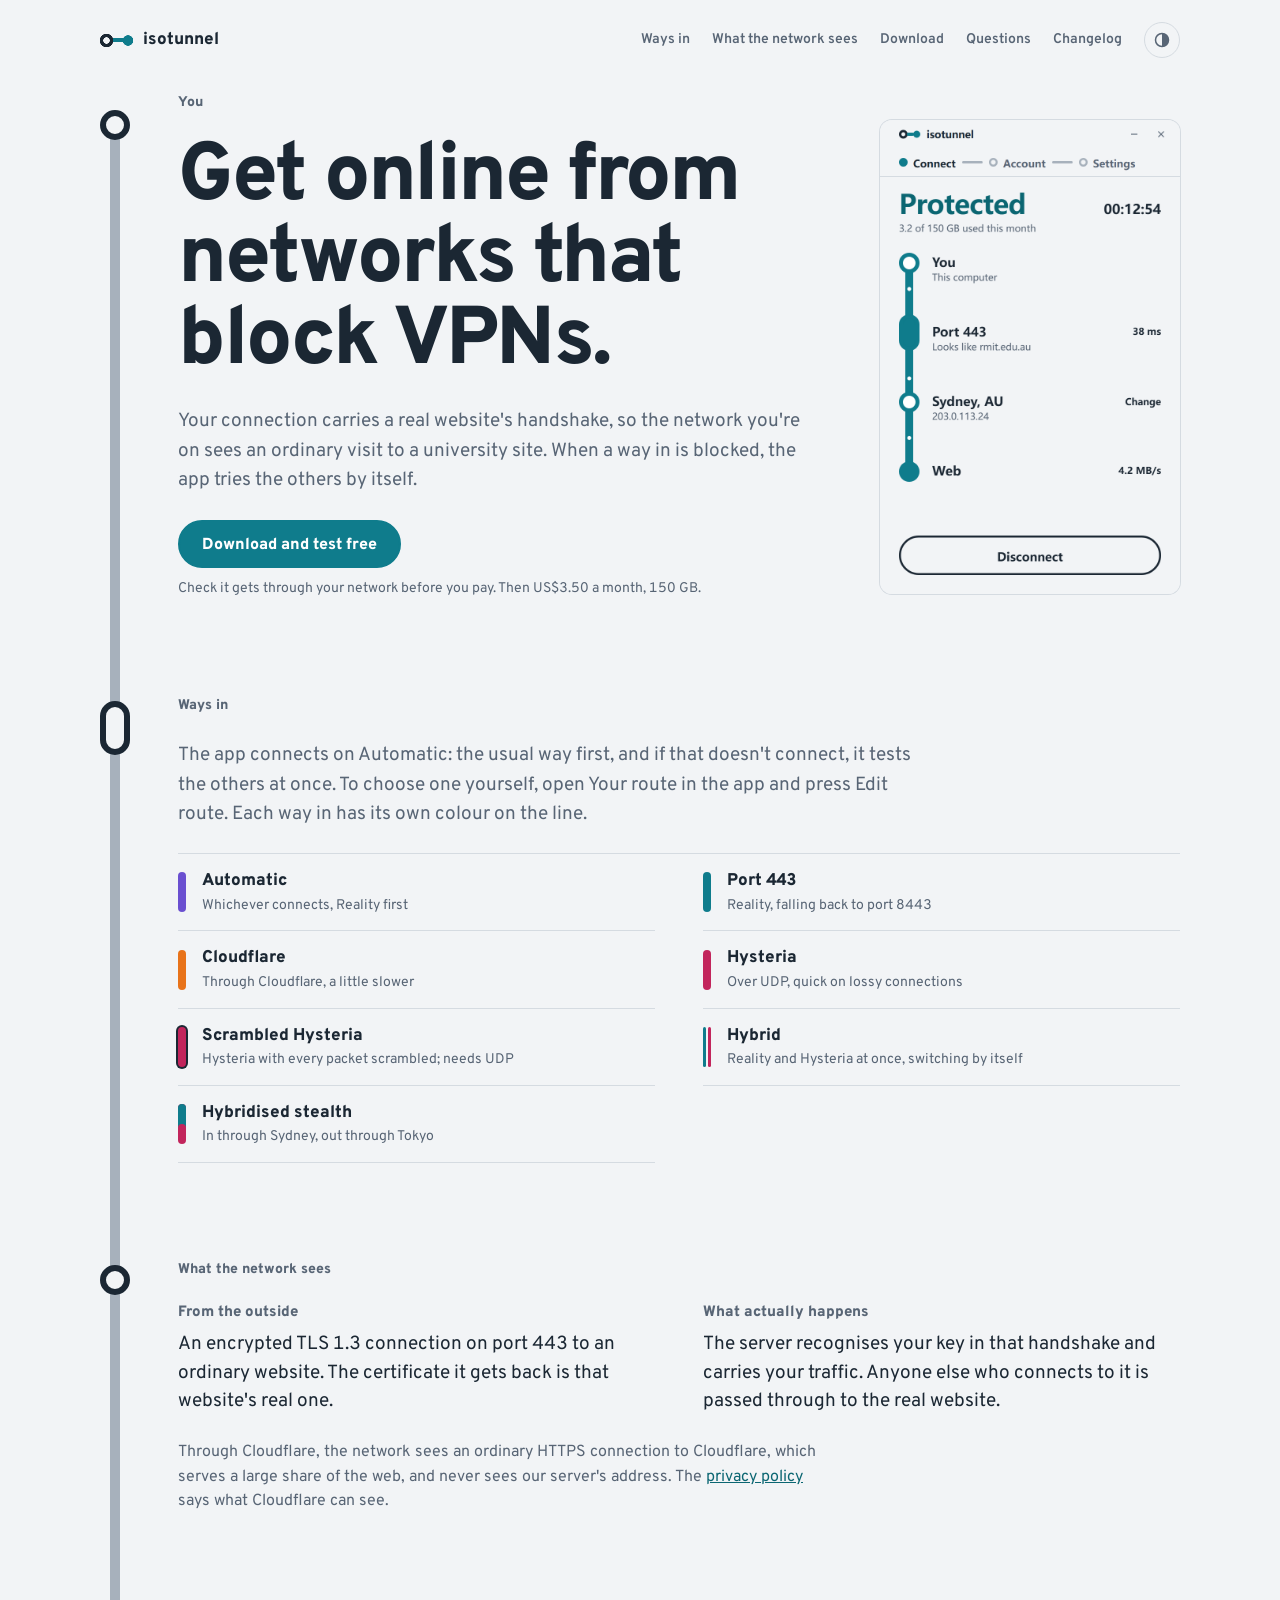
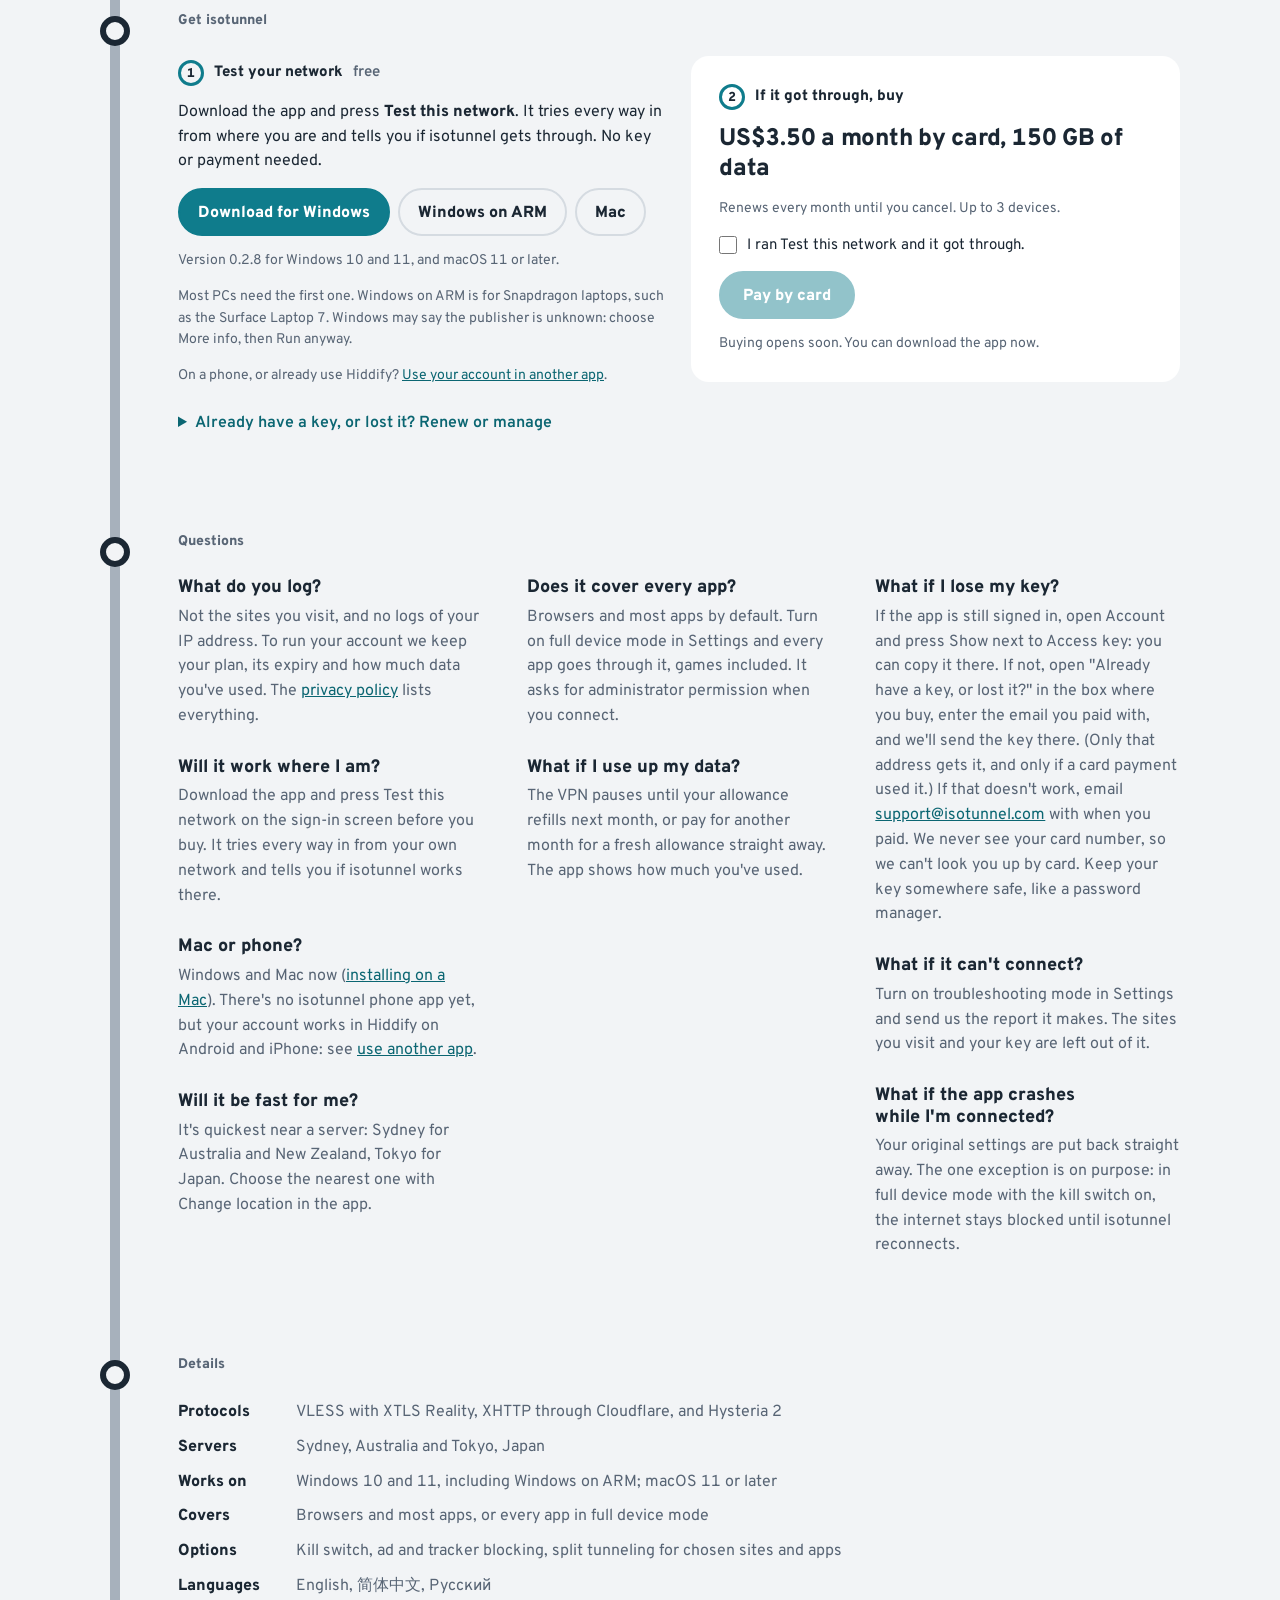
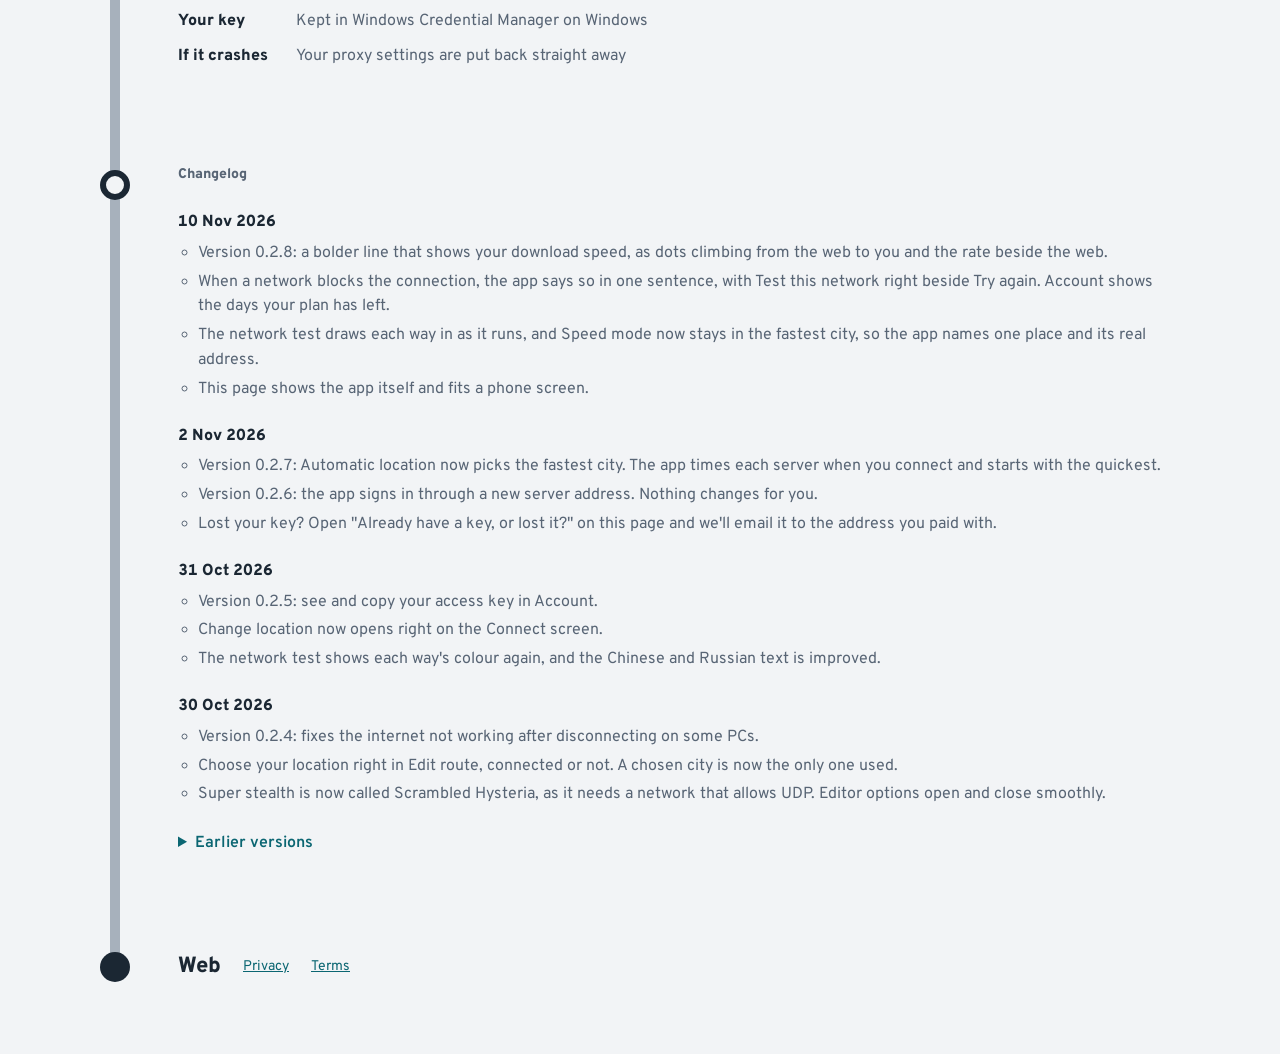
<file: index.html>
<!doctype html>
<html lang="en-AU">
<head>
<meta charset="utf-8">
<meta name="viewport" content="width=device-width, initial-scale=1, viewport-fit=cover">
<title>isotunnel</title>
<meta name="description" content="isotunnel is a VPN for Windows and Mac built on Xray's Reality protocol, with servers in Sydney and Tokyo and seven ways in.">
<link rel="preload" href="fonts/overpass-latin-800-normal.woff2" as="font" type="font/woff2" crossorigin>
<link rel="preload" href="fonts/overpass-latin-400-normal.woff2" as="font" type="font/woff2" crossorigin>
<link rel="icon" href="favicon.svg" type="image/svg+xml">
<link rel="icon" href="favicon-32.png" sizes="32x32" type="image/png">
<link rel="apple-touch-icon" href="apple-touch-icon.png">
<link rel="stylesheet" href="styles.css">
<!-- Checkout API. Set to the deployed API's address. -->
<meta name="isotunnel-api" content="https://api.isotunnel.com">
<script src="checkout.js" defer></script>
<script src="download.js" defer></script>
<script>
  try {
    var t = localStorage.getItem("isotunnel-site-theme");
    if (t === "light" || t === "dark") document.documentElement.setAttribute("data-theme", t);
  } catch (e) {}
</script>
</head>
<body>

<header class="top">
  <div class="wrap top-inner">
    <a class="brand" href="#you">isotunnel</a>
    <nav aria-label="Page">
      <a href="#ways">Ways in</a>
      <a href="#sees">What the network sees</a>
      <a href="#get" class="keep">Download</a>
      <a href="#questions">Questions</a>
      <a href="#changelog">Changelog</a>
      <button class="theme" id="theme" type="button" aria-label="Switch between light and dark">
        <svg width="16" height="16" viewBox="0 0 16 16" aria-hidden="true"><circle cx="8" cy="8" r="6.5" fill="none" stroke="currentColor" stroke-width="1.5"/><path d="M8 1.5a6.5 6.5 0 0 1 0 13z" fill="currentColor"/></svg>
      </button>
    </nav>
  </div>
</header>

<main class="wrap route">

  <section class="stop c-443" id="you">
    <div class="rail" aria-hidden="true"><span class="mark"></span><span class="seg"></span></div>
    <div class="body hero">
      <div class="hero-text">
        <span class="station">You</span>
        <h1>Get online from networks that block VPNs.</h1>
        <p class="lede">Your connection carries a real website's handshake, so the network you're on sees an ordinary visit to a university site. When a way in is blocked, the app tries the others by itself.</p>
        <div class="row-btns">
          <a class="btn go" href="#download">Download and test free</a>
          <span class="note" id="hero-price">Check it gets through your network before you pay. Then US$3.50 a month, 150 GB.</span>
        </div>
      </div>
      <!-- The app itself, connected: the same line, in the theme the page is in. -->
      <figure class="app-shot">
        <img class="shot-light" src="img/app-home-light.png" width="380" height="600" alt="The isotunnel app, connected: a line from You through Port 443 and Sydney to the web, at 4.2 MB/s">
        <img class="shot-dark" src="img/app-home-dark.png" width="380" height="600" alt="The isotunnel app, connected: a line from You through Port 443 and Sydney to the web, at 4.2 MB/s">
      </figure>
    </div>
  </section>

  <section class="stop c-auto" id="ways">
    <div class="rail" aria-hidden="true"><span class="mark capsule"></span><span class="seg"></span></div>
    <div class="body">
      <span class="station">Ways in</span>
      <p class="lede">The app connects on Automatic: the usual way first, and if that doesn't connect, it tests the others at once. To choose one yourself, open Your route in the app and press Edit route. Each way in has its own colour on the line.</p>
      <ul class="ways">
        <li class="way c-auto"><span class="sw" aria-hidden="true"></span><strong>Automatic</strong><span>Whichever connects, Reality first</span></li>
        <li class="way c-443"><span class="sw" aria-hidden="true"></span><strong>Port 443</strong><span>Reality, falling back to port 8443</span></li>
        <li class="way c-cdn"><span class="sw" aria-hidden="true"></span><strong>Cloudflare</strong><span>Through Cloudflare, a little slower</span></li>
        <li class="way c-hy"><span class="sw" aria-hidden="true"></span><strong>Hysteria</strong><span>Over UDP, quick on lossy connections</span></li>
        <li class="way c-hy"><span class="sw cased" aria-hidden="true"></span><strong>Scrambled Hysteria</strong><span>Hysteria with every packet scrambled; needs UDP</span></li>
        <li class="way"><span class="sw two" aria-hidden="true"></span><strong>Hybrid</strong><span>Reality and Hysteria at once, switching by itself</span></li>
        <li class="way"><span class="sw chain" aria-hidden="true"></span><strong>Hybridised stealth</strong><span>In through Sydney, out through Tokyo</span></li>
      </ul>
    </div>
  </section>

  <section class="stop c-cdn" id="sees">
    <div class="rail" aria-hidden="true"><span class="mark"></span><span class="seg"></span></div>
    <div class="body">
      <span class="station">What the network sees</span>
      <div class="sees">
        <div>
          <h3>From the outside</h3>
          <p>An encrypted TLS 1.3 connection on port 443 to an ordinary website. The certificate it gets back is that website's real one.</p>
        </div>
        <div>
          <h3>What actually happens</h3>
          <p>The server recognises your key in that handshake and carries your traffic. Anyone else who connects to it is passed through to the real website.</p>
        </div>
      </div>
      <p class="dim">Through Cloudflare, the network sees an ordinary HTTPS connection to Cloudflare, which serves a large share of the web, and never sees our server's address. The <a href="privacy.html">privacy policy</a> says what Cloudflare can see.</p>
    </div>
  </section>

  <section class="stop c-hy" id="get">
    <div class="rail" aria-hidden="true"><span class="mark"></span><span class="seg"></span></div>
    <div class="body">
      <span class="station">Get isotunnel</span>
      <div class="get">
        <div class="download" id="download">
          <span class="step"><b>1</b>Test your network <span class="free">free</span></span>
          <p>Download the app and press <strong>Test this network</strong>. It tries every way in from where you are and tells you if isotunnel gets through. No key or payment needed.</p>
          <div class="row-btns">
            <a class="btn go" id="dl-x64" href="updates/0.2.8/isotunnel_0.2.8_x64-setup.exe" download>Download for Windows</a>
            <a class="btn quiet" id="dl-arm64" href="updates/0.2.8/isotunnel_0.2.8_arm64-setup.exe" download>Windows on ARM</a>
            <a class="btn quiet" href="mac.html">Mac</a>
          </div>
          <p class="note" id="dl-note">Version 0.2.8 for Windows 10 and 11, and macOS 11 or later.</p>
          <p class="note" id="dl-help">Most PCs need the first one. Windows on ARM is for Snapdragon laptops, such as the Surface Laptop 7. Windows may say the publisher is unknown: choose More info, then Run anyway.</p>
          <p class="note">On a phone, or already use Hiddify? <a href="apps.html">Use your account in another app</a>.</p>
        </div>
        <div class="plan" id="plan">
          <span class="step"><b>2</b>If it got through, buy</span>
          <span class="price" id="price">US$3.50 a month by card, 150 GB of data</span>
          <span class="note" id="card-price">Renews every month until you cancel. Up to 3 devices.</span>
          <label class="tick"><input type="checkbox" id="tested"> I ran Test this network and it got through.</label>
          <div class="row-btns">
            <button class="btn go" id="buy-card" type="button">Pay by card</button>
            <button class="btn quiet" id="buy" type="button" hidden>Pay with crypto</button>
          </div>
          <p class="note" id="pay-note">Checkout is by Stripe. Your access key appears on the next page as soon as the payment goes through.</p>
          <p class="form-error" id="buy-error" role="alert" hidden></p>
        </div>
        <details class="renew">
          <summary>Already have a key, or lost it? Renew or manage</summary>
          <form id="renew-form" class="renew-form">
            <label for="renew-key" class="note">Your access key</label>
            <input id="renew-key" class="input" type="password" autocomplete="off" spellcheck="false" required>
            <div class="row-btns">
              <button class="btn" id="manage-card" type="button">Manage card subscription</button>
              <button class="btn quiet" id="renew-crypto" type="submit" hidden>Add a month with crypto</button>
            </div>
            <p class="note" id="manage-note">Card subscriptions renew by themselves. Manage opens Stripe, where you can change your card or cancel.</p>
          </form>
          <form id="forgot-form" class="renew-form" hidden>
            <label for="forgot-email" class="note">Lost your key? Enter the email you paid with and we'll send it there.</label>
            <input id="forgot-email" class="input" type="email" autocomplete="email" spellcheck="false" required>
            <div class="row-btns">
              <button class="btn quiet" id="forgot-send" type="submit">Email me my key</button>
            </div>
            <p class="note" id="forgot-note" role="status"></p>
          </form>
        </details>
      </div>
    </div>
  </section>

  <section class="stop c-hy" id="questions">
    <div class="rail" aria-hidden="true"><span class="mark"></span><span class="seg"></span></div>
    <div class="body">
      <span class="station">Questions</span>
      <div class="qa">
        <div><h3>What do you log?</h3><p>Not the sites you visit, and no logs of your IP address. To run your account we keep your plan, its expiry and how much data you've used. The <a href="privacy.html">privacy policy</a> lists everything.</p></div>
        <div><h3>Will it work where I am?</h3><p>Download the app and press Test this network on the sign-in screen before you buy. It tries every way in from your own network and tells you if isotunnel works there.</p></div>
        <div><h3>Mac or phone?</h3><p>Windows and Mac now (<a href="mac.html">installing on a Mac</a>). There's no isotunnel phone app yet, but your account works in Hiddify on Android and iPhone: see <a href="apps.html">use another app</a>.</p></div>
        <div><h3>Will it be fast for me?</h3><p>It's quickest near a server: Sydney for Australia and New Zealand, Tokyo for Japan. Choose the nearest one with Change location in the app.</p></div>
        <div><h3>Does it cover every app?</h3><p>Browsers and most apps by default. Turn on full device mode in Settings and every app goes through it, games included. It asks for administrator permission when you connect.</p></div>
        <div><h3>What if I use up my data?</h3><p>The VPN pauses until your allowance refills next month, or pay for another month for a fresh allowance straight away. The app shows how much you've used.</p></div>
        <div><h3>What if I lose my key?</h3><p>If the app is still signed in, open Account and press Show next to Access key: you can copy it there. If not, open "Already have a key, or lost it?" in the box where you buy, enter the email you paid with, and we'll send the key there. (Only that address gets it, and only if a card payment used it.) If that doesn't work, email <a href="mailto:support@isotunnel.com">support@isotunnel.com</a> with when you paid. We never see your card number, so we can't look you up by card. Keep your key somewhere safe, like a password manager.</p></div>
        <div><h3>What if it can't connect?</h3><p>Turn on troubleshooting mode in Settings and send us the report it makes. The sites you visit and your key are left out of it.</p></div>
        <div><h3>What if the app crashes while I'm connected?</h3><p>Your original settings are put back straight away. The one exception is on purpose: in full device mode with the kill switch on, the internet stays blocked until isotunnel reconnects.</p></div>
      </div>
    </div>
  </section>

  <section class="stop c-hy" id="details">
    <div class="rail" aria-hidden="true"><span class="mark"></span><span class="seg"></span></div>
    <div class="body">
      <span class="station">Details</span>
      <dl class="facts-grid">
        <dt>Protocols</dt><dd>VLESS with XTLS Reality, XHTTP through Cloudflare, and Hysteria 2</dd>
        <dt>Servers</dt><dd>Sydney, Australia and Tokyo, Japan</dd>
        <dt>Works on</dt><dd>Windows 10 and 11, including Windows on ARM; macOS 11 or later</dd>
        <dt>Covers</dt><dd>Browsers and most apps, or every app in full device mode</dd>
        <dt>Options</dt><dd>Kill switch, ad and tracker blocking, split tunneling for chosen sites and apps</dd>
        <dt>Languages</dt><dd>English, 简体中文, Русский</dd>
        <dt>Your key</dt><dd>Kept in Windows Credential Manager on Windows</dd>
        <dt>If it crashes</dt><dd>Your proxy settings are put back straight away</dd>
      </dl>
    </div>
  </section>

  <section class="stop c-hy" id="changelog">
    <div class="rail" aria-hidden="true"><span class="mark"></span><span class="seg"></span></div>
    <div class="body">
      <span class="station">Changelog</span>
      <ol class="log" reversed>
        <li>
          <time datetime="2026-11-10">10 Nov 2026</time>
          <ul>
            <li>Version 0.2.8: a bolder line that shows your download speed, as dots climbing from the web to you and the rate beside the web.</li>
            <li>When a network blocks the connection, the app says so in one sentence, with Test this network right beside Try again. Account shows the days your plan has left.</li>
            <li>The network test draws each way in as it runs, and Speed mode now stays in the fastest city, so the app names one place and its real address.</li>
            <li>This page shows the app itself and fits a phone screen.</li>
          </ul>
        </li>
        <li>
          <time datetime="2026-11-02">2 Nov 2026</time>
          <ul>
            <li>Version 0.2.7: Automatic location now picks the fastest city. The app times each server when you connect and starts with the quickest.</li>
            <li>Version 0.2.6: the app signs in through a new server address. Nothing changes for you.</li>
            <li>Lost your key? Open "Already have a key, or lost it?" on this page and we'll email it to the address you paid with.</li>
          </ul>
        </li>
        <li>
          <time datetime="2026-10-31">31 Oct 2026</time>
          <ul>
            <li>Version 0.2.5: see and copy your access key in Account.</li>
            <li>Change location now opens right on the Connect screen.</li>
            <li>The network test shows each way's colour again, and the Chinese and Russian text is improved.</li>
          </ul>
        </li>
        <li>
          <time datetime="2026-10-30">30 Oct 2026</time>
          <ul>
            <li>Version 0.2.4: fixes the internet not working after disconnecting on some PCs.</li>
            <li>Choose your location right in Edit route, connected or not. A chosen city is now the only one used.</li>
            <li>Super stealth is now called Scrambled Hysteria, as it needs a network that allows UDP. Editor options open and close smoothly.</li>
          </ul>
        </li>
      </ol>
      <details class="older">
        <summary>Earlier versions</summary>
        <ol class="log">
        <li>
          <time datetime="2026-10-28">28 Oct 2026</time>
          <ul>
            <li>Version 0.2.3: four more ways in, under Edit route: Hysteria, quick on bad networks; Super stealth; Hybrid, which keeps two connections open and switches between them; and Hybridised stealth, in through one server and out through another.</li>
            <li>Tokyo, Japan is now a location, next to Sydney.</li>
            <li>The taskbar icon is now the line mark from the title bar, and opening an option in Edit route no longer makes the window jump.</li>
          </ul>
        </li>
          <li>
            <time datetime="2026-10-27">27 Oct 2026</time>
            <ul>
              <li>Version 0.2.1: a new look. Your connection is drawn as a line, coloured by how you're connected, with your whole route and its settings in one place.</li>
              <li>Test your network from Settings, choose a location on its own screen, and troubleshoot in a plain terminal window.</li>
              <li>Fixes a split tunneling setting that could send traffic outside the VPN, and many smaller things.</li>
            </ul>
          </li>
          <li>
            <time datetime="2026-10-16">16 Oct 2026</time>
            <ul>
              <li>Version 0.2.0, the first public release.</li>
              <li>A route through Cloudflare, a second disguise, and all routes tried at once when the usual one doesn't connect. Connect through: Automatic, Direct or Cloudflare.</li>
              <li>Full device mode for every app, with a kill switch. Split tunneling for chosen sites and apps.</li>
              <li>Ad and tracker blocking, auto-reconnect, and connect when isotunnel starts.</li>
              <li>Windows on ARM. Chinese and Russian. Automatic updates.</li>
              <li>A troubleshooting mode with live speeds, checks and a report to send for help.</li>
            </ul>
          </li>
          <li>
            <time datetime="2026-10-05">5 Oct 2026</time>
            <ul>
              <li>New interface. Sign-in is remembered in Windows Credential Manager.</li>
              <li>Account screen with data used and renewal date.</li>
              <li>First working build: connects through the Sydney server and puts your proxy settings back after a crash.</li>
            </ul>
          </li>
        </ol>
      </details>
    </div>
  </section>

  <section class="stop end-stop">
    <div class="rail" aria-hidden="true"><span class="mark end"></span></div>
    <div class="body terminus">
      <strong>Web</strong>
      <a href="privacy.html">Privacy</a>
      <a href="terms.html">Terms</a>
    </div>
  </section>
</main>

<script>
  (function () {
    var root = document.documentElement;
    document.getElementById("theme").addEventListener("click", function () {
      var cur = root.getAttribute("data-theme") ||
        (matchMedia("(prefers-color-scheme: dark)").matches ? "dark" : "light");
      var next = cur === "dark" ? "light" : "dark";
      root.setAttribute("data-theme", next);
      try { localStorage.setItem("isotunnel-site-theme", next); } catch (e) {}
    });

    // The line draws down the first time each stretch comes into view, and stays drawn after that.
    // Stretches already on screen stay as they are; with reduced motion nothing moves.
    if (!("IntersectionObserver" in window) || matchMedia("(prefers-reduced-motion: reduce)").matches) return;
    var below = [].filter.call(document.querySelectorAll(".seg"), function (s) {
      return s.getBoundingClientRect().top > innerHeight;
    });
    below.forEach(function (s) { s.classList.add("pending"); });
    var io = new IntersectionObserver(function (seen) {
      seen.forEach(function (e) {
        if (!e.isIntersecting) return;
        e.target.classList.remove("pending");
        io.unobserve(e.target);
      });
    }, { rootMargin: "0px 0px -15% 0px" });
    below.forEach(function (s) { io.observe(s); });
    // Jumping straight to a stop (a link, or a #address): everything up to it is drawn at once, not left
    // half-way while the page glides past.
    function drawTo(id) {
      var stop = id && document.getElementById(id);
      if (!stop) return;
      below.forEach(function (s) {
        if (s.compareDocumentPosition(stop) & Node.DOCUMENT_POSITION_FOLLOWING || stop.contains(s)) {
          s.classList.remove("pending"); io.unobserve(s);
        }
      });
    }
    addEventListener("hashchange", function () { drawTo(location.hash.slice(1)); });
    drawTo(location.hash.slice(1));
  })();
</script>
</body>
</html>
</file>
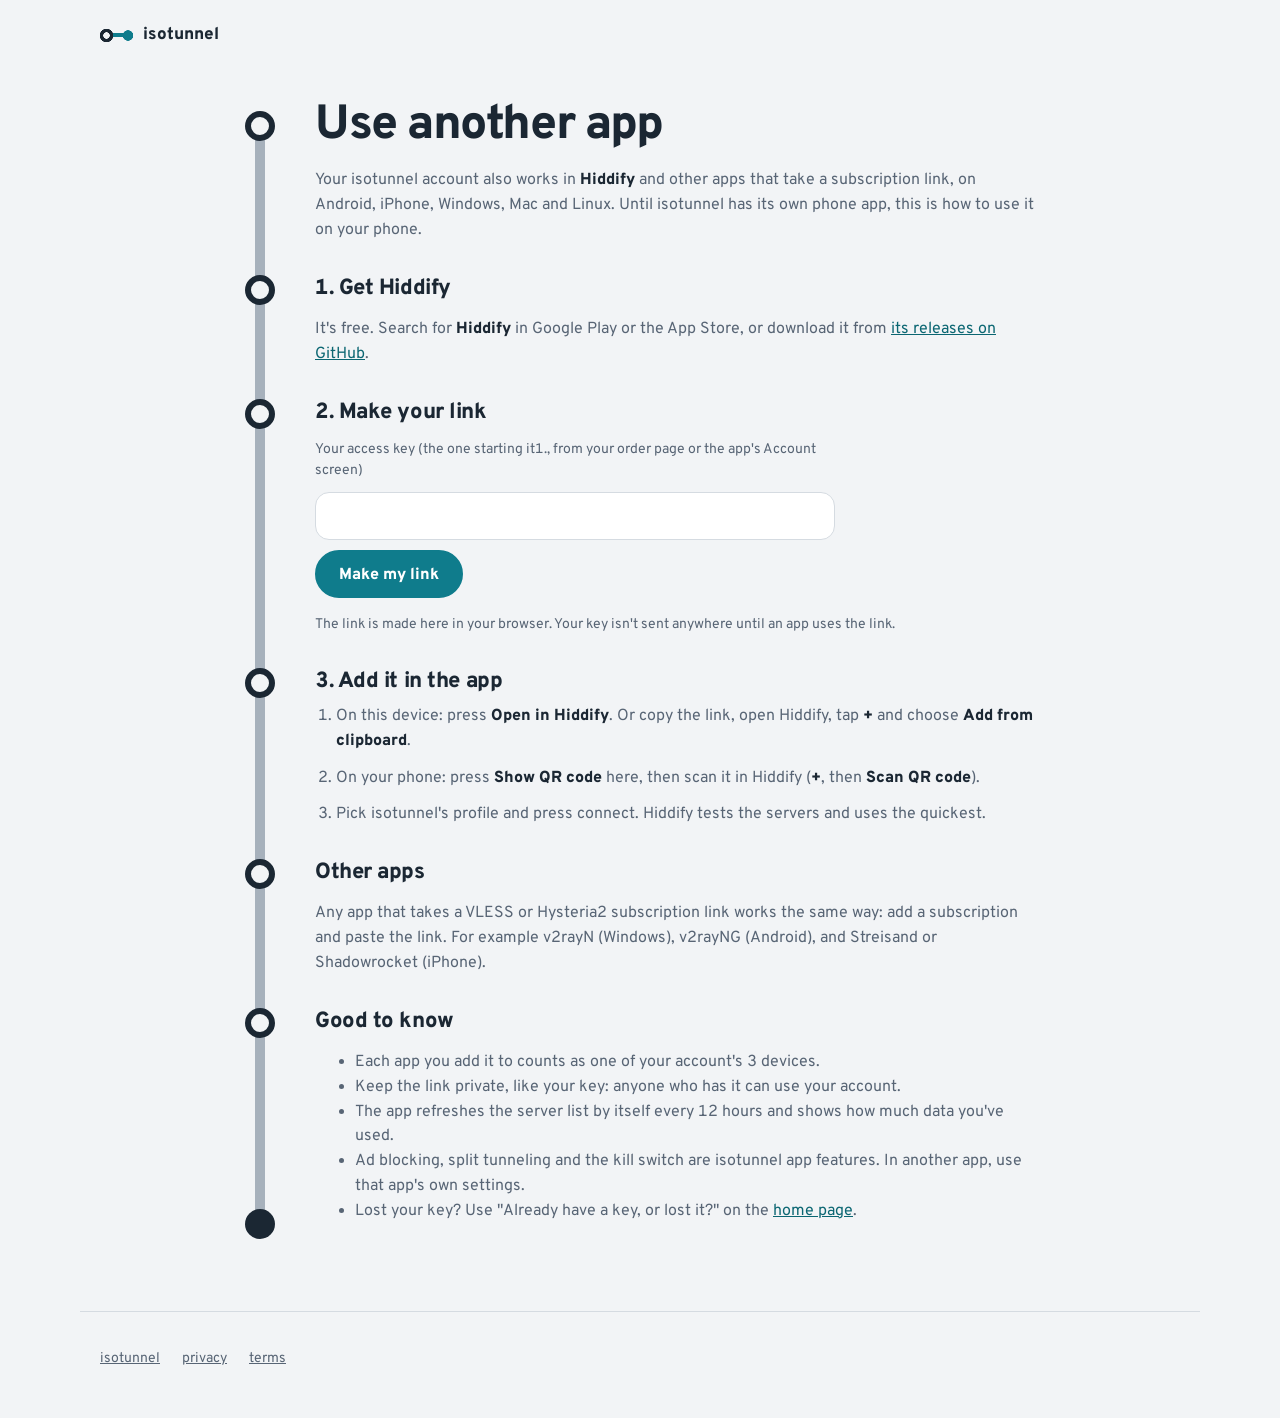
<file: apps.html>
<!doctype html>
<html lang="en-AU" data-links="plain">
<head>
<meta charset="utf-8">
<meta name="viewport" content="width=device-width, initial-scale=1">
<title>Use another app · isotunnel</title>
<meta name="description" content="Use your isotunnel account in Hiddify and other apps, on Android, iPhone, Windows, Mac and Linux.">
<meta name="isotunnel-api" content="https://api.isotunnel.com">
<link rel="preload" href="fonts/overpass-latin-800-normal.woff2" as="font" type="font/woff2" crossorigin>
<link rel="preload" href="fonts/overpass-latin-400-normal.woff2" as="font" type="font/woff2" crossorigin>
<link rel="icon" href="favicon.svg" type="image/svg+xml">
<link rel="stylesheet" href="styles.css">
<script>
  try {
    var t = localStorage.getItem("isotunnel-site-theme");
    if (t === "light" || t === "dark") document.documentElement.setAttribute("data-theme", t);
  } catch (e) {}
</script>
<style>
  .doc ol { margin: 0; padding-left: 1.3em; display: grid; gap: 12px; }
  .sub-out { display: grid; gap: 12px; margin-top: 22px; }
  .sub-out + .note { margin-top: 16px; }
  .sub-out .input { font-size: 14px; }
  .qr { width: min(260px, 100%); border-radius: var(--radius); overflow: hidden; }
  .qr svg { display: block; width: 100%; height: auto; }
</style>
</head>
<body>
<header class="top"><div class="wrap top-inner"><a class="brand" href="./">isotunnel</a></div></header>

<main class="wrap doc">
  <h1>Use another app</h1>
  <p>Your isotunnel account also works in <strong>Hiddify</strong> and other apps that take a subscription link,
  on Android, iPhone, Windows, Mac and Linux. Until isotunnel has its own phone app, this is how to use it on your phone.</p>

  <h2>1. Get Hiddify</h2>
  <p>It's free. Search for <strong>Hiddify</strong> in Google Play or the App Store, or download it from
  <a href="https://github.com/hiddify/hiddify-app/releases">its releases on GitHub</a>.</p>

  <h2>2. Make your link</h2>
  <form id="sub-form" class="renew-form">
    <label for="sub-key" class="note">Your access key (the one starting it1., from your order page or the app's Account screen)</label>
    <input id="sub-key" class="input" type="password" autocomplete="off" spellcheck="false" required>
    <div class="row-btns"><button class="btn go" type="submit">Make my link</button></div>
    <p class="form-error" id="sub-error" role="alert" hidden></p>
  </form>
  <div class="sub-out" id="sub-out" hidden>
    <label for="sub-link" class="note">Your subscription link</label>
    <input id="sub-link" class="input" type="text" readonly spellcheck="false">
    <div class="row-btns">
      <button class="btn" id="sub-copy" type="button">Copy link</button>
      <a class="btn quiet" id="sub-open" href="#">Open in Hiddify</a>
      <button class="btn quiet" id="sub-qr-show" type="button">Show QR code</button>
    </div>
    <div class="qr" id="sub-qr" hidden></div>
    <p class="note" id="sub-qr-note" hidden>On your phone, open Hiddify, tap <strong>+</strong> and choose <strong>Scan QR code</strong>.</p>
  </div>
  <p class="note">The link is made here in your browser. Your key isn't sent anywhere until an app uses the link.</p>

  <h2>3. Add it in the app</h2>
  <ol>
    <li>On this device: press <strong>Open in Hiddify</strong>. Or copy the link, open Hiddify, tap <strong>+</strong> and choose <strong>Add from clipboard</strong>.</li>
    <li>On your phone: press <strong>Show QR code</strong> here, then scan it in Hiddify (<strong>+</strong>, then <strong>Scan QR code</strong>).</li>
    <li>Pick isotunnel's profile and press connect. Hiddify tests the servers and uses the quickest.</li>
  </ol>

  <h2>Other apps</h2>
  <p>Any app that takes a VLESS or Hysteria2 subscription link works the same way: add a subscription and paste the link.
  For example v2rayN (Windows), v2rayNG (Android), and Streisand or Shadowrocket (iPhone).</p>

  <h2>Good to know</h2>
  <ul>
    <li>Each app you add it to counts as one of your account's 3 devices.</li>
    <li>Keep the link private, like your key: anyone who has it can use your account.</li>
    <li>The app refreshes the server list by itself every 12 hours and shows how much data you've used.</li>
    <li>Ad blocking, split tunneling and the kill switch are isotunnel app features. In another app, use that app's own settings.</li>
    <li>Lost your key? Use "Already have a key, or lost it?" on the <a href="./#get">home page</a>.</li>
  </ul>
</main>

<footer class="wrap bottom">
  <a href="./">isotunnel</a>
  <a href="privacy.html">privacy</a>
  <a href="terms.html">terms</a>
</footer>
<script src="vendor/qrcode-generator-1.4.4.js"></script>
<script src="apps.js"></script>
</body>
</html>
</file>
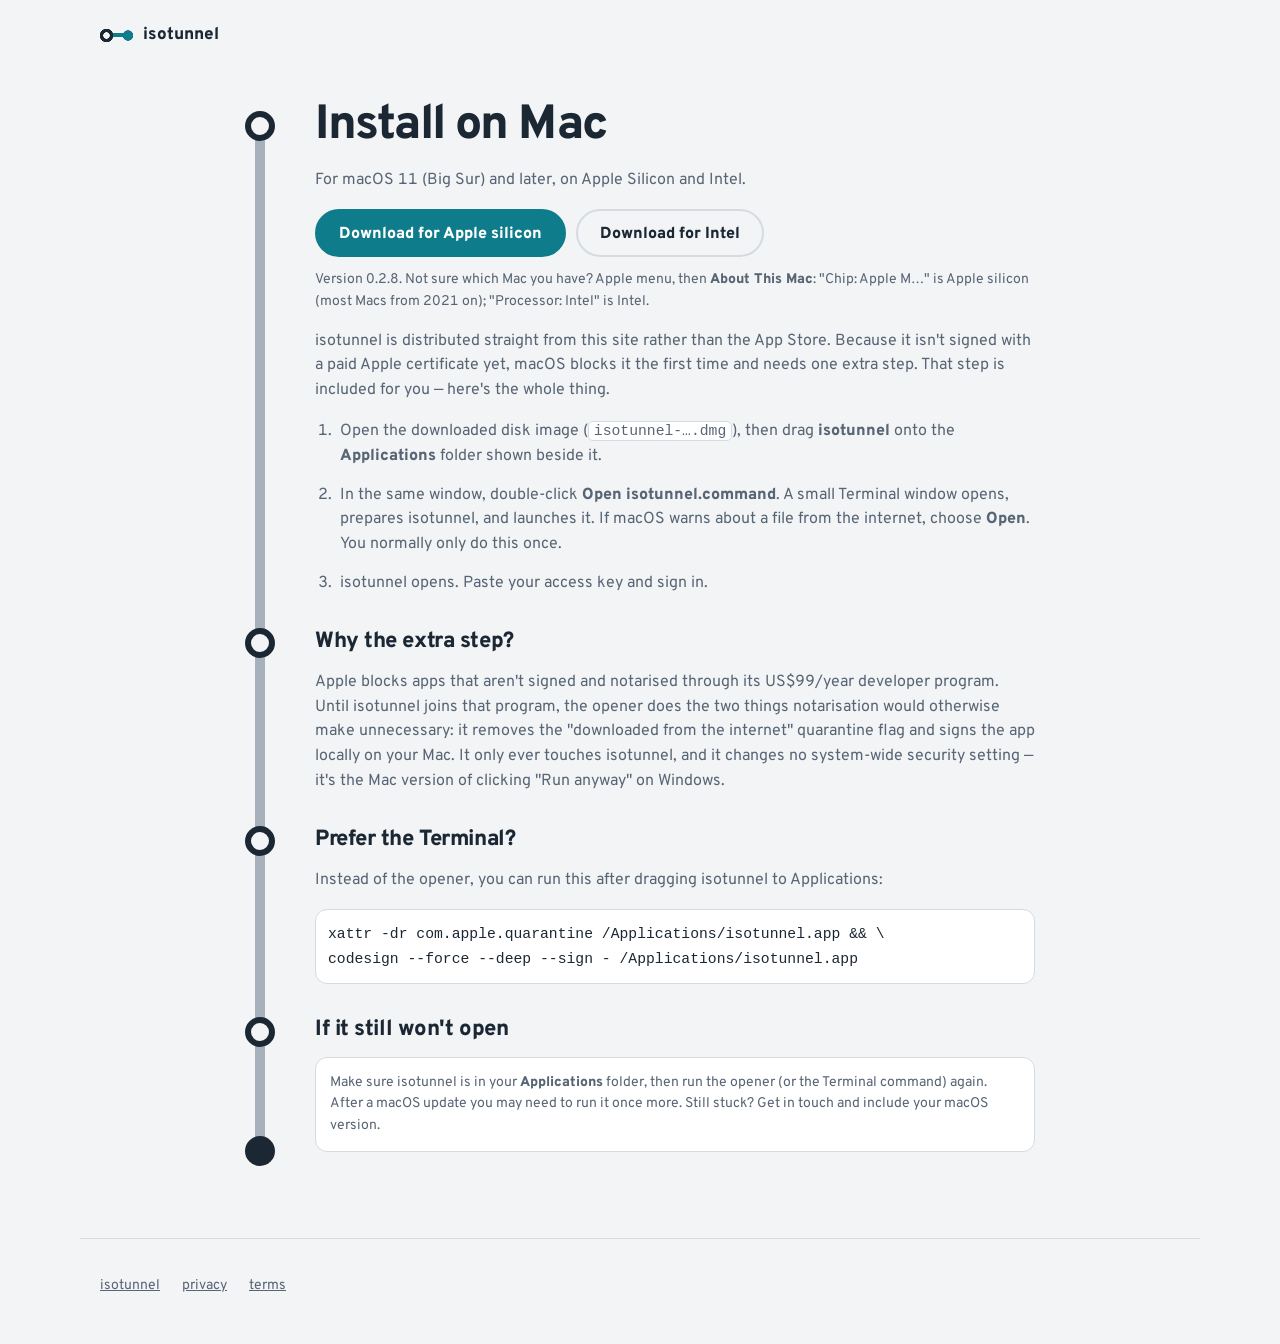
<file: mac.html>
<!doctype html>
<html lang="en-AU" data-links="plain">
<head>
<meta charset="utf-8">
<meta name="viewport" content="width=device-width, initial-scale=1">
<title>Install on Mac · isotunnel</title>
<meta name="description" content="How to install isotunnel on macOS.">
<link rel="preload" href="fonts/merriweather-sans-latin-400-normal.woff2" as="font" type="font/woff2" crossorigin>
<link rel="icon" href="favicon.svg" type="image/svg+xml">
<link rel="stylesheet" href="styles.css">
<script>
  try {
    var t = localStorage.getItem("isotunnel-site-theme");
    if (t === "light" || t === "dark") document.documentElement.setAttribute("data-theme", t);
  } catch (e) {}
</script>
<style>
  #mac-download + .note { margin-top: 12px; }
  .doc ol { margin: 0; padding-left: 1.3em; display: grid; gap: 14px; }
  .doc ol li { padding-left: 4px; }
  .doc code { font-size: 0.92em; background: var(--surface); border: 1px solid var(--border); border-radius: 5px; padding: 1px 5px; overflow-wrap: anywhere; }
  .doc pre { margin: 8px 0 0; padding: 12px; background: var(--surface); border: 1px solid var(--border); border-radius: var(--radius); overflow-x: auto; }
  .doc pre code { background: none; border: 0; padding: 0; }
  .note-box { padding: 14px; background: var(--surface); border: 1px solid var(--border); border-radius: var(--radius); color: var(--dim); font-size: 14px; }
</style>
</head>
<body>
<header class="top"><div class="wrap top-inner"><a class="brand" href="./">isotunnel</a></div></header>

<main class="wrap doc">
  <h1>Install on Mac</h1>
  <p class="dim">For macOS 11 (Big Sur) and later, on Apple Silicon and Intel.</p>

  <div class="row-btns" id="mac-download">
    <a class="btn go" href="updates/0.2.8/isotunnel-0.2.8-apple-silicon.dmg" download>Download for Apple silicon</a>
    <a class="btn quiet" href="updates/0.2.8/isotunnel-0.2.8-intel.dmg" download>Download for Intel</a>
  </div>
  <p class="note">Version 0.2.8. Not sure which Mac you have? Apple menu, then <b>About This Mac</b>: "Chip: Apple M…" is
  Apple silicon (most Macs from 2021 on); "Processor: Intel" is Intel.</p>

  <p>isotunnel is distributed straight from this site rather than the App Store. Because it isn't
  signed with a paid Apple certificate yet, macOS blocks it the first time and needs one extra
  step. That step is included for you — here's the whole thing.</p>

  <ol>
    <li>Open the downloaded disk image (<code>isotunnel-….dmg</code>), then drag <b>isotunnel</b> onto the
      <b>Applications</b> folder shown beside it.</li>
    <li>In the same window, double-click <b>Open isotunnel.command</b>. A small Terminal window
      opens, prepares isotunnel, and launches it. If macOS warns about a file from the internet,
      choose <b>Open</b>. You normally only do this once.</li>
    <li>isotunnel opens. Paste your access key and sign in.</li>
  </ol>

  <h2>Why the extra step?</h2>
  <p>Apple blocks apps that aren't signed and notarised through its US$99/year developer program.
  Until isotunnel joins that program, the opener does the two things notarisation would otherwise
  make unnecessary: it removes the "downloaded from the internet" quarantine flag and signs the
  app locally on your Mac. It only ever touches isotunnel, and it changes no system-wide security
  setting — it's the Mac version of clicking "Run anyway" on Windows.</p>

  <h2>Prefer the Terminal?</h2>
  <p>Instead of the opener, you can run this after dragging isotunnel to Applications:</p>
  <pre><code>xattr -dr com.apple.quarantine /Applications/isotunnel.app &amp;&amp; \
codesign --force --deep --sign - /Applications/isotunnel.app</code></pre>

  <h2>If it still won't open</h2>
  <p class="note-box">Make sure isotunnel is in your <b>Applications</b> folder, then run the
  opener (or the Terminal command) again. After a macOS update you may need to run it once more.
  Still stuck? Get in touch and include your macOS version.</p>
</main>

<footer class="wrap bottom">
  <a href="./">isotunnel</a>
  <a href="privacy.html">privacy</a>
  <a href="terms.html">terms</a>
</footer>
</body>
</html>
</file>
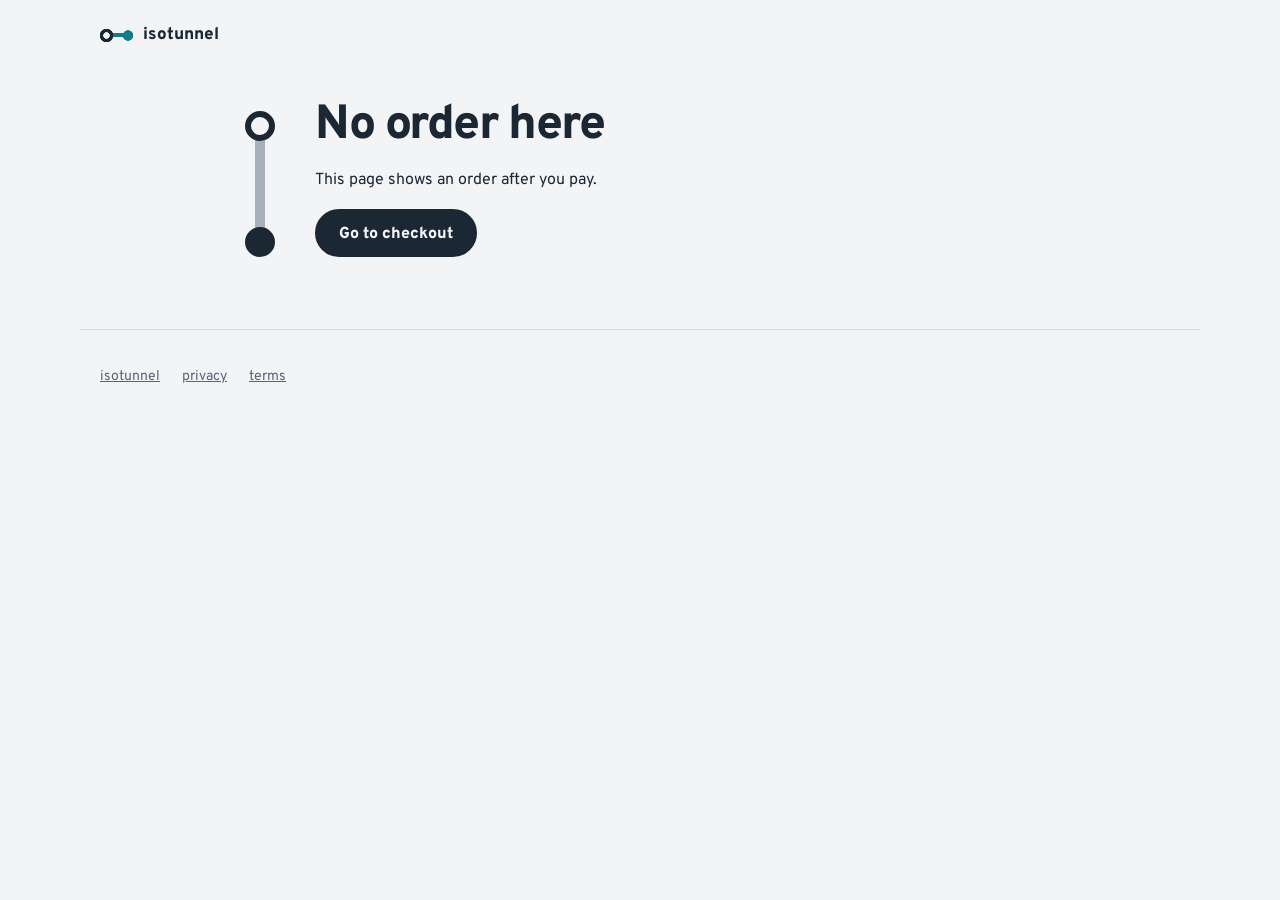
<file: order.html>
<!doctype html>
<html lang="en-AU" data-links="plain">
<head>
<meta charset="utf-8">
<meta name="viewport" content="width=device-width, initial-scale=1">
<title>Your order · isotunnel</title>
<meta name="robots" content="noindex">
<meta name="referrer" content="no-referrer">
<link rel="preload" href="fonts/merriweather-sans-latin-400-normal.woff2" as="font" type="font/woff2" crossorigin>
<link rel="icon" href="favicon.svg" type="image/svg+xml">
<link rel="stylesheet" href="styles.css">
<meta name="isotunnel-api" content="https://api.isotunnel.com">
<script>
  try {
    var t = localStorage.getItem("isotunnel-site-theme");
    if (t === "light" || t === "dark") document.documentElement.setAttribute("data-theme", t);
  } catch (e) {}
</script>
<script src="order.js" defer></script>
</head>
<body>
<header class="top">
  <div class="wrap top-inner">
    <a class="brand" href="./">isotunnel</a>
  </div>
</header>

<main class="wrap order">
  <h1 class="order-title" id="title">Your order</h1>
  <div id="view" aria-live="polite"><p class="dim">Checking your order…</p></div>
</main>
<footer class="wrap bottom">
  <a href="./">isotunnel</a>
  <a href="privacy.html">privacy</a>
  <a href="terms.html">terms</a>
</footer>
</body>
</html>
</file>
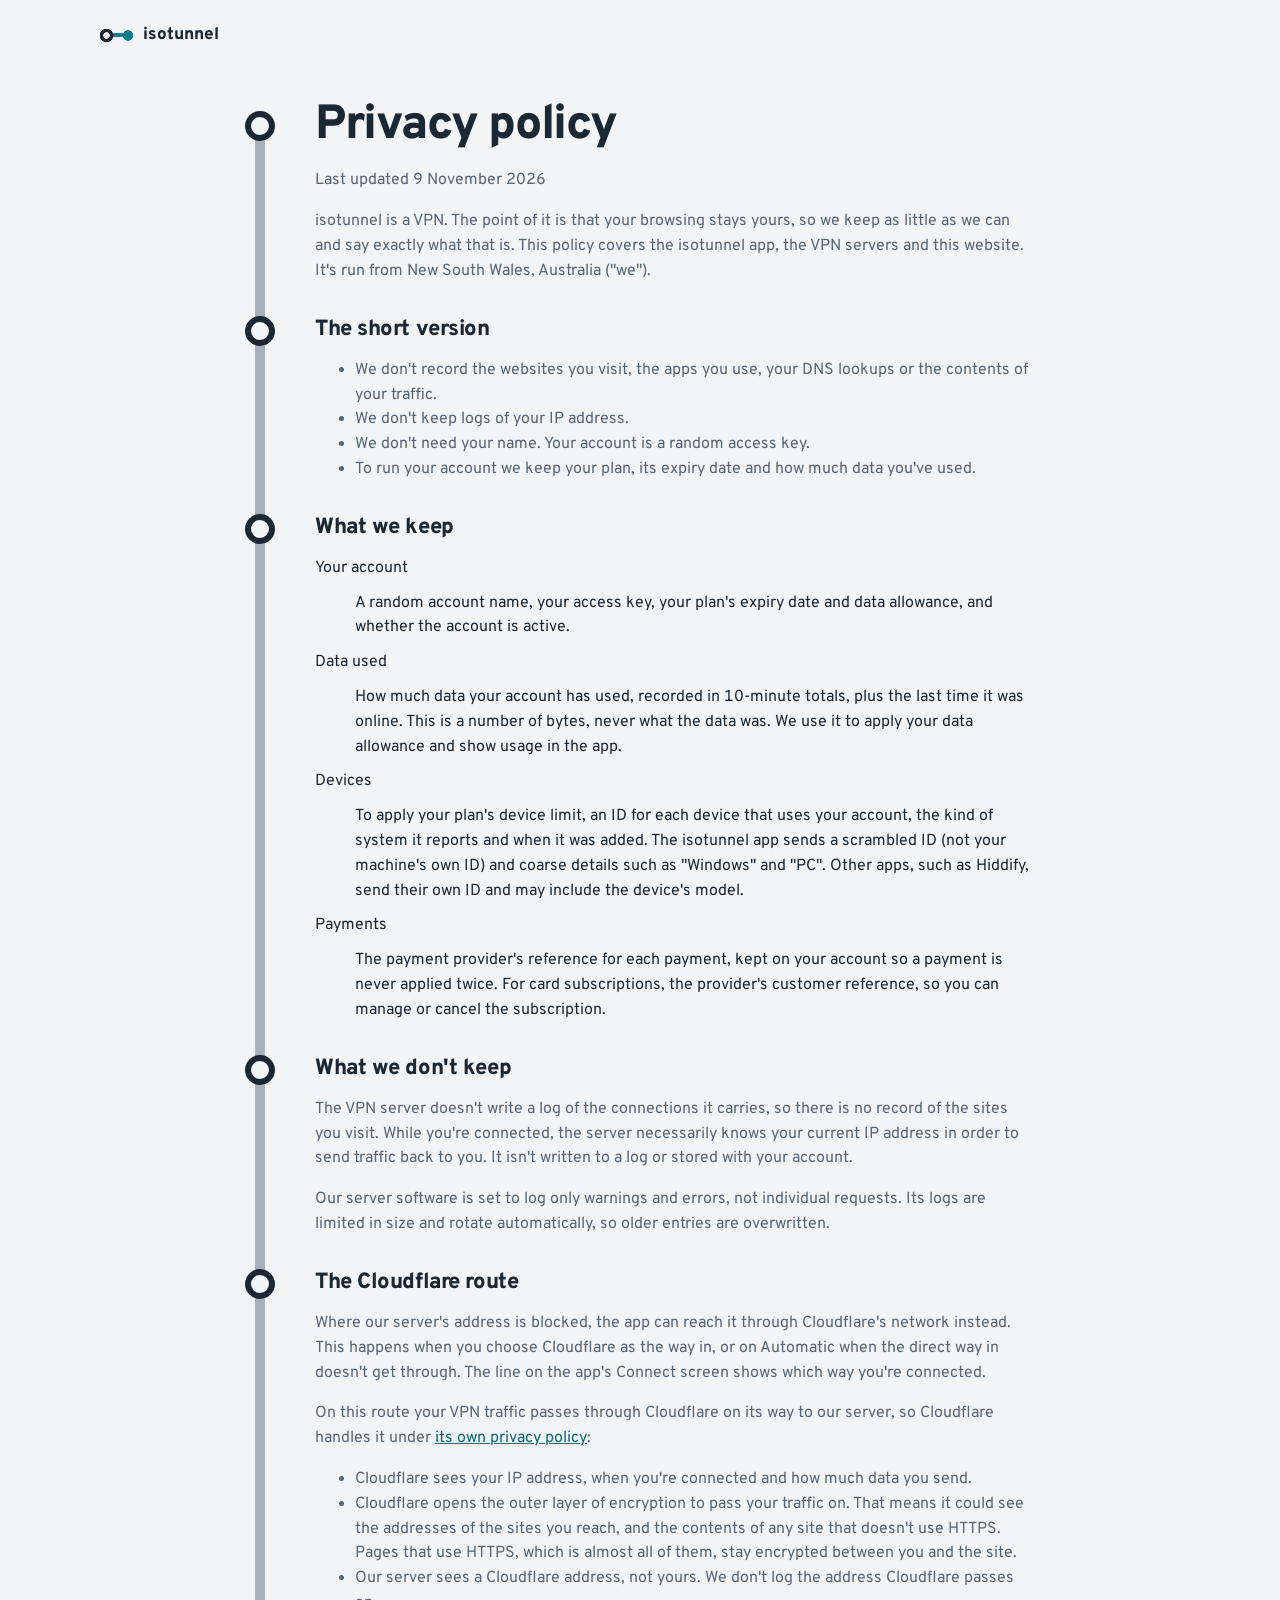
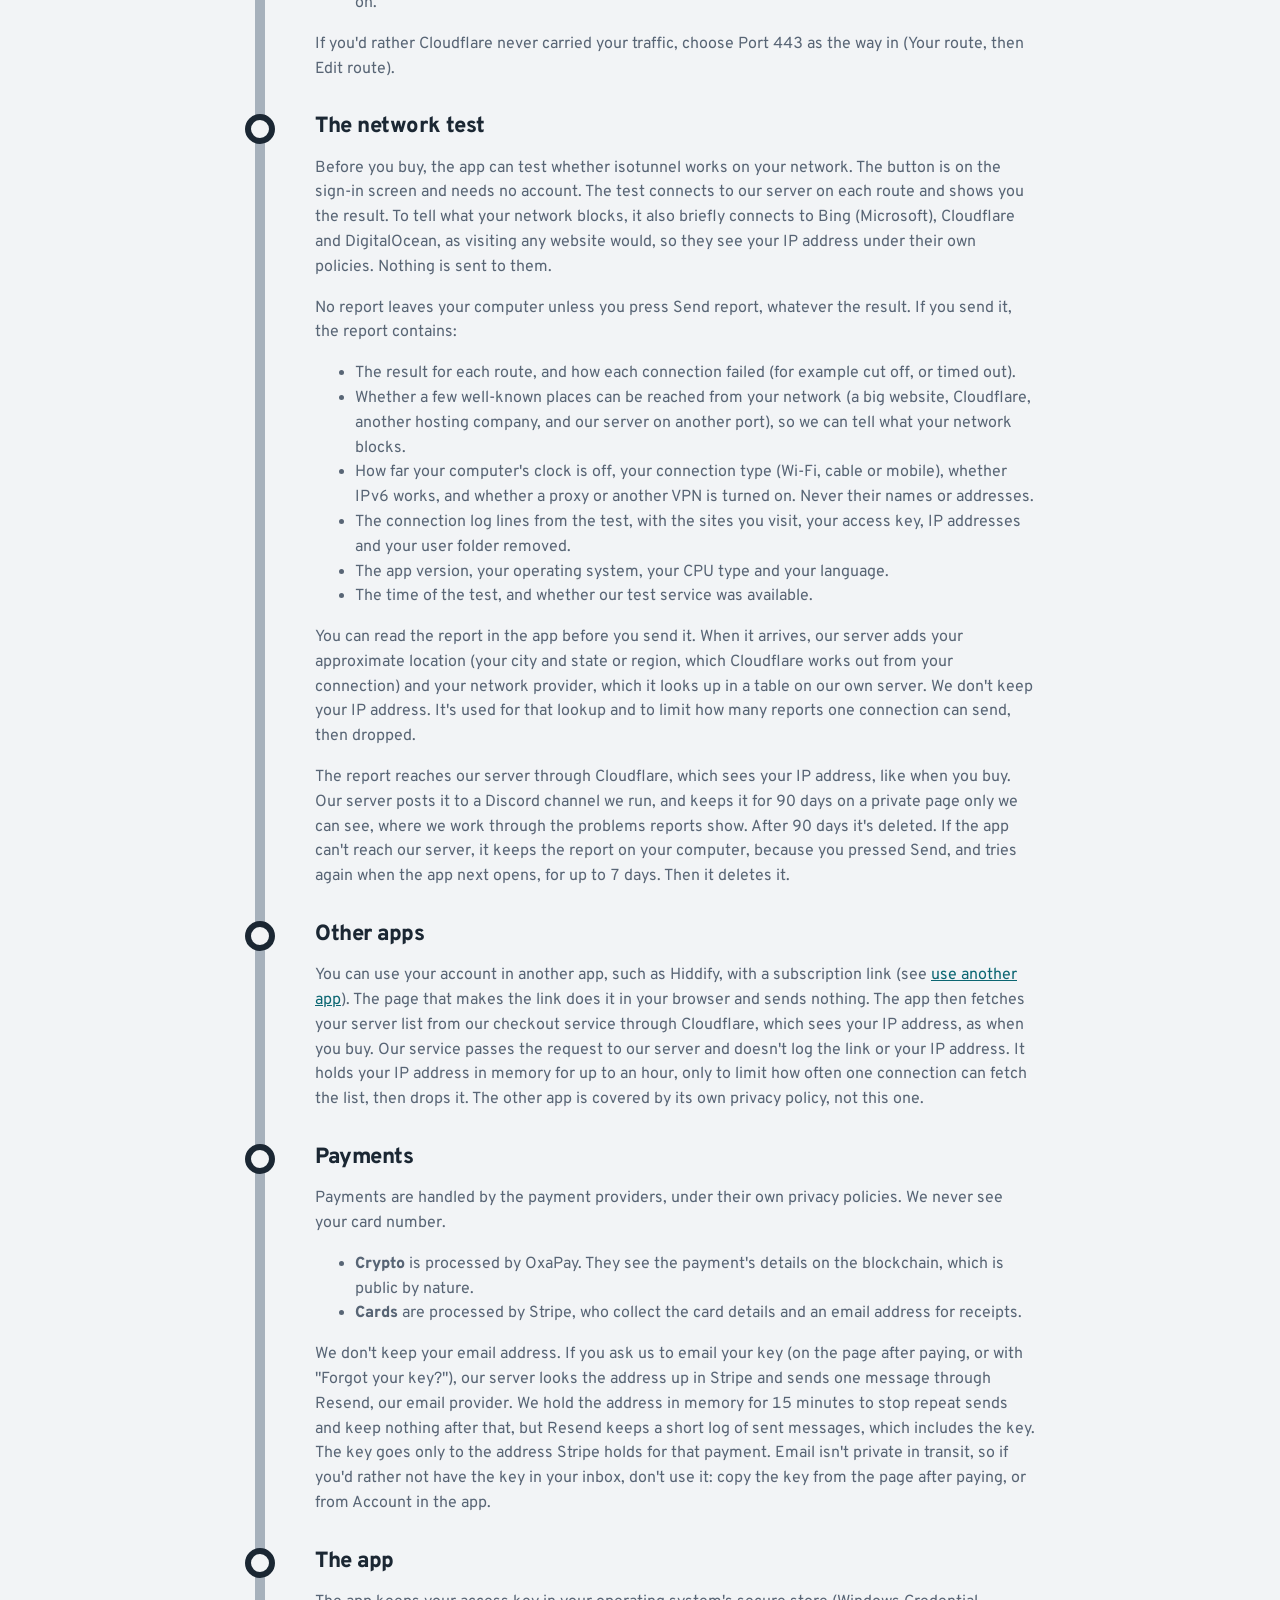
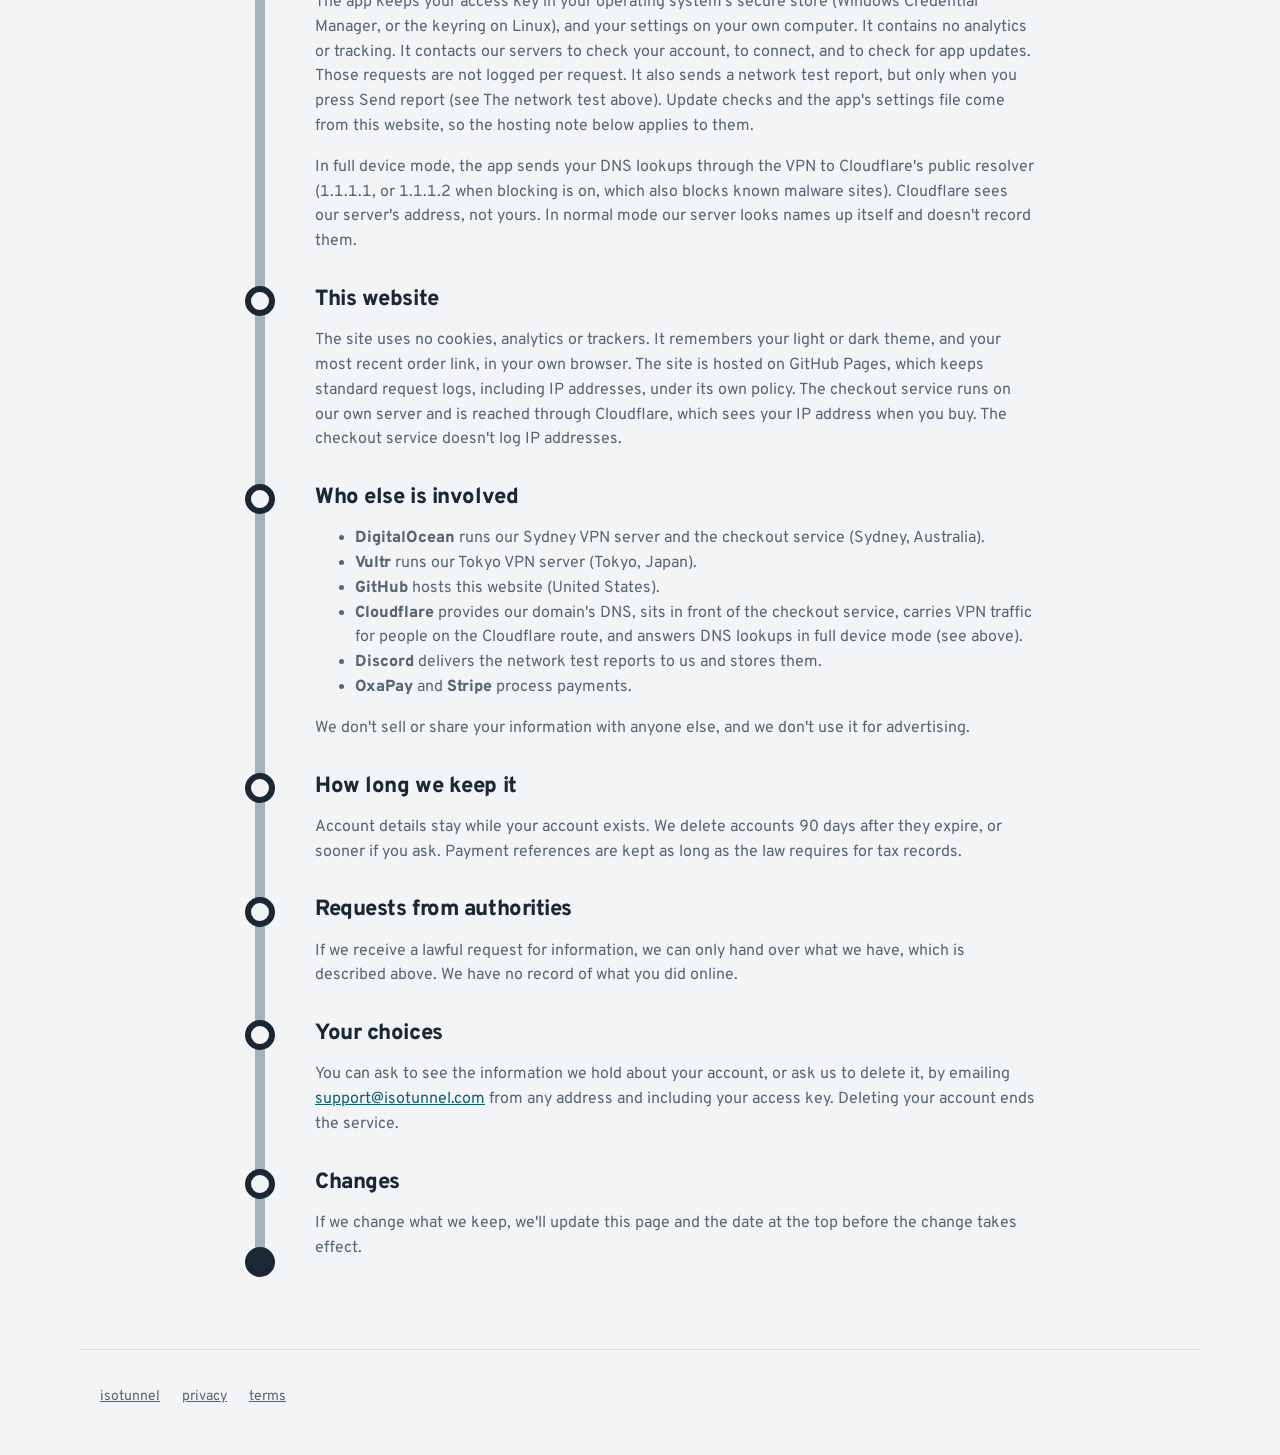
<file: privacy.html>
<!doctype html>
<html lang="en-AU" data-links="plain">
<head>
<meta charset="utf-8">
<meta name="viewport" content="width=device-width, initial-scale=1">
<title>Privacy · isotunnel</title>
<meta name="description" content="What isotunnel records, why, and for how long.">
<link rel="preload" href="fonts/merriweather-sans-latin-400-normal.woff2" as="font" type="font/woff2" crossorigin>
<link rel="icon" href="favicon.svg" type="image/svg+xml">
<link rel="stylesheet" href="styles.css">
<script>
  try {
    var t = localStorage.getItem("isotunnel-site-theme");
    if (t === "light" || t === "dark") document.documentElement.setAttribute("data-theme", t);
  } catch (e) {}
</script>
</head>
<body>
<header class="top"><div class="wrap top-inner"><a class="brand" href="./">isotunnel</a></div></header>

<main class="wrap doc">
  <h1>Privacy policy</h1>
  <p class="dim">Last updated 9 November 2026</p>

  <p>isotunnel is a VPN. The point of it is that your browsing stays yours, so we keep as little as we can and say exactly what that is. This policy covers the isotunnel app, the VPN servers and this website. It's run from New South Wales, Australia ("we").</p>

  <h2>The short version</h2>
  <ul>
    <li>We don't record the websites you visit, the apps you use, your DNS lookups or the contents of your traffic.</li>
    <li>We don't keep logs of your IP address.</li>
    <li>We don't need your name. Your account is a random access key.</li>
    <li>To run your account we keep your plan, its expiry date and how much data you've used.</li>
  </ul>

  <h2>What we keep</h2>
  <dl class="facts">
    <dt>Your account</dt>
    <dd>A random account name, your access key, your plan's expiry date and data allowance, and whether the account is active.</dd>
    <dt>Data used</dt>
    <dd>How much data your account has used, recorded in 10-minute totals, plus the last time it was online. This is a number of bytes, never what the data was. We use it to apply your data allowance and show usage in the app.</dd>
    <dt>Devices</dt>
    <dd>To apply your plan's device limit, an ID for each device that uses your account, the kind of system it reports and when it was added. The isotunnel app sends a scrambled ID (not your machine's own ID) and coarse details such as "Windows" and "PC". Other apps, such as Hiddify, send their own ID and may include the device's model.</dd>
    <dt>Payments</dt>
    <dd>The payment provider's reference for each payment, kept on your account so a payment is never applied twice. For card subscriptions, the provider's customer reference, so you can manage or cancel the subscription.</dd>
  </dl>

  <h2>What we don't keep</h2>
  <p>The VPN server doesn't write a log of the connections it carries, so there is no record of the sites you visit. While you're connected, the server necessarily knows your current IP address in order to send traffic back to you. It isn't written to a log or stored with your account.</p>
  <p>Our server software is set to log only warnings and errors, not individual requests. Its logs are limited in size and rotate automatically, so older entries are overwritten.</p>

  <h2>The Cloudflare route</h2>
  <p>Where our server's address is blocked, the app can reach it through Cloudflare's network instead. This happens when you choose Cloudflare as the way in, or on Automatic when the direct way in doesn't get through. The line on the app's Connect screen shows which way you're connected.</p>
  <p>On this route your VPN traffic passes through Cloudflare on its way to our server, so Cloudflare handles it under <a href="https://www.cloudflare.com/privacypolicy/">its own privacy policy</a>:</p>
  <ul>
    <li>Cloudflare sees your IP address, when you're connected and how much data you send.</li>
    <li>Cloudflare opens the outer layer of encryption to pass your traffic on. That means it could see the addresses of the sites you reach, and the contents of any site that doesn't use HTTPS. Pages that use HTTPS, which is almost all of them, stay encrypted between you and the site.</li>
    <li>Our server sees a Cloudflare address, not yours. We don't log the address Cloudflare passes on.</li>
  </ul>
  <p>If you'd rather Cloudflare never carried your traffic, choose Port 443 as the way in (Your route, then Edit route).</p>

  <h2>The network test</h2>
  <p>Before you buy, the app can test whether isotunnel works on your network. The button is on the sign-in screen and needs no account. The test connects to our server on each route and shows you the result. To tell what your network blocks, it also briefly connects to Bing (Microsoft), Cloudflare and DigitalOcean, as visiting any website would, so they see your IP address under their own policies. Nothing is sent to them.</p>
  <p>No report leaves your computer unless you press Send report, whatever the result. If you send it, the report contains:</p>
  <ul>
    <li>The result for each route, and how each connection failed (for example cut off, or timed out).</li>
    <li>Whether a few well-known places can be reached from your network (a big website, Cloudflare, another hosting company, and our server on another port), so we can tell what your network blocks.</li>
    <li>How far your computer's clock is off, your connection type (Wi-Fi, cable or mobile), whether IPv6 works, and whether a proxy or another VPN is turned on. Never their names or addresses.</li>
    <li>The connection log lines from the test, with the sites you visit, your access key, IP addresses and your user folder removed.</li>
    <li>The app version, your operating system, your CPU type and your language.</li>
    <li>The time of the test, and whether our test service was available.</li>
  </ul>
  <p>You can read the report in the app before you send it. When it arrives, our server adds your approximate location (your city and state or region, which Cloudflare works out from your connection) and your network provider, which it looks up in a table on our own server. We don't keep your IP address. It's used for that lookup and to limit how many reports one connection can send, then dropped.</p>
  <p>The report reaches our server through Cloudflare, which sees your IP address, like when you buy. Our server posts it to a Discord channel we run, and keeps it for 90 days on a private page only we can see, where we work through the problems reports show. After 90 days it's deleted. If the app can't reach our server, it keeps the report on your computer, because you pressed Send, and tries again when the app next opens, for up to 7 days. Then it deletes it.</p>

  <h2>Other apps</h2>
  <p>You can use your account in another app, such as Hiddify, with a subscription link (see <a href="apps.html">use another app</a>). The page that makes the link does it in your browser and sends nothing. The app then fetches your server list from our checkout service through Cloudflare, which sees your IP address, as when you buy. Our service passes the request to our server and doesn't log the link or your IP address. It holds your IP address in memory for up to an hour, only to limit how often one connection can fetch the list, then drops it. The other app is covered by its own privacy policy, not this one.</p>

  <h2>Payments</h2>
  <p>Payments are handled by the payment providers, under their own privacy policies. We never see your card number.</p>
  <ul>
    <li><b>Crypto</b> is processed by OxaPay. They see the payment's details on the blockchain, which is public by nature.</li>
    <li><b>Cards</b> are processed by Stripe, who collect the card details and an email address for receipts.</li>
  </ul>
  <p>We don't keep your email address. If you ask us to email your key (on the page after paying, or with "Forgot your key?"), our server looks the address up in Stripe and sends one message through Resend, our email provider. We hold the address in memory for 15 minutes to stop repeat sends and keep nothing after that, but Resend keeps a short log of sent messages, which includes the key. The key goes only to the address Stripe holds for that payment. Email isn't private in transit, so if you'd rather not have the key in your inbox, don't use it: copy the key from the page after paying, or from Account in the app.</p>

  <h2>The app</h2>
  <p>The app keeps your access key in your operating system's secure store (Windows Credential Manager, or the keyring on Linux), and your settings on your own computer. It contains no analytics or tracking. It contacts our servers to check your account, to connect, and to check for app updates. Those requests are not logged per request. It also sends a network test report, but only when you press Send report (see The network test above). Update checks and the app's settings file come from this website, so the hosting note below applies to them.</p>
  <p>In full device mode, the app sends your DNS lookups through the VPN to Cloudflare's public resolver (1.1.1.1, or 1.1.1.2 when blocking is on, which also blocks known malware sites). Cloudflare sees our server's address, not yours. In normal mode our server looks names up itself and doesn't record them.</p>

  <h2>This website</h2>
  <p>The site uses no cookies, analytics or trackers. It remembers your light or dark theme, and your most recent order link, in your own browser. The site is hosted on GitHub Pages, which keeps standard request logs, including IP addresses, under its own policy. The checkout service runs on our own server and is reached through Cloudflare, which sees your IP address when you buy. The checkout service doesn't log IP addresses.</p>

  <h2>Who else is involved</h2>
  <ul>
    <li><b>DigitalOcean</b> runs our Sydney VPN server and the checkout service (Sydney, Australia).</li>
    <li><b>Vultr</b> runs our Tokyo VPN server (Tokyo, Japan).</li>
    <li><b>GitHub</b> hosts this website (United States).</li>
    <li><b>Cloudflare</b> provides our domain's DNS, sits in front of the checkout service, carries VPN traffic for people on the Cloudflare route, and answers DNS lookups in full device mode (see above).</li>
    <li><b>Discord</b> delivers the network test reports to us and stores them.</li>
    <li><b>OxaPay</b> and <b>Stripe</b> process payments.</li>
  </ul>
  <p>We don't sell or share your information with anyone else, and we don't use it for advertising.</p>

  <h2>How long we keep it</h2>
  <p>Account details stay while your account exists. We delete accounts 90 days after they expire, or sooner if you ask. Payment references are kept as long as the law requires for tax records.</p>

  <h2>Requests from authorities</h2>
  <p>If we receive a lawful request for information, we can only hand over what we have, which is described above. We have no record of what you did online.</p>

  <h2>Your choices</h2>
  <p>You can ask to see the information we hold about your account, or ask us to delete it, by emailing <a href="mailto:support@isotunnel.com">support@isotunnel.com</a> from any address and including your access key. Deleting your account ends the service.</p>

  <h2>Changes</h2>
  <p>If we change what we keep, we'll update this page and the date at the top before the change takes effect.</p>
</main>

<footer class="wrap bottom">
  <a href="./">isotunnel</a>
  <a href="privacy.html">privacy</a>
  <a href="terms.html">terms</a>
</footer>
</body>
</html>
</file>
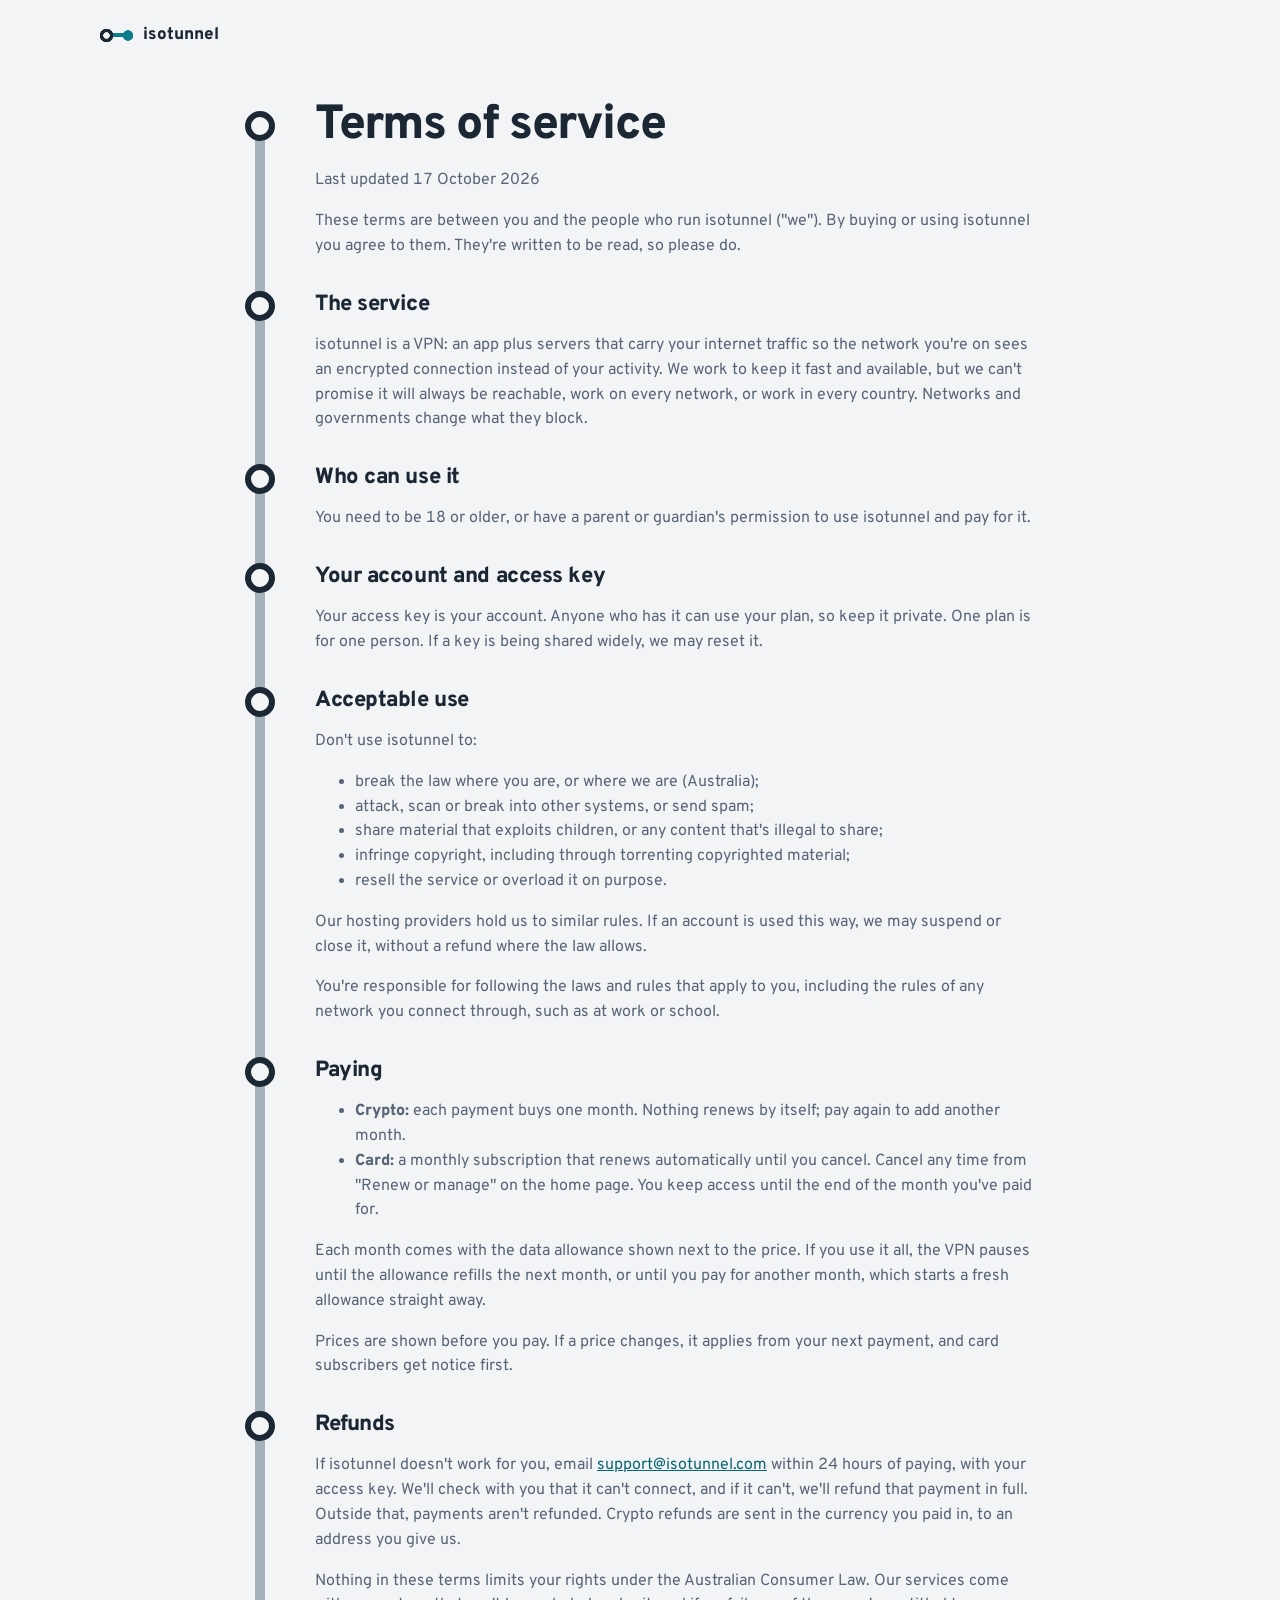
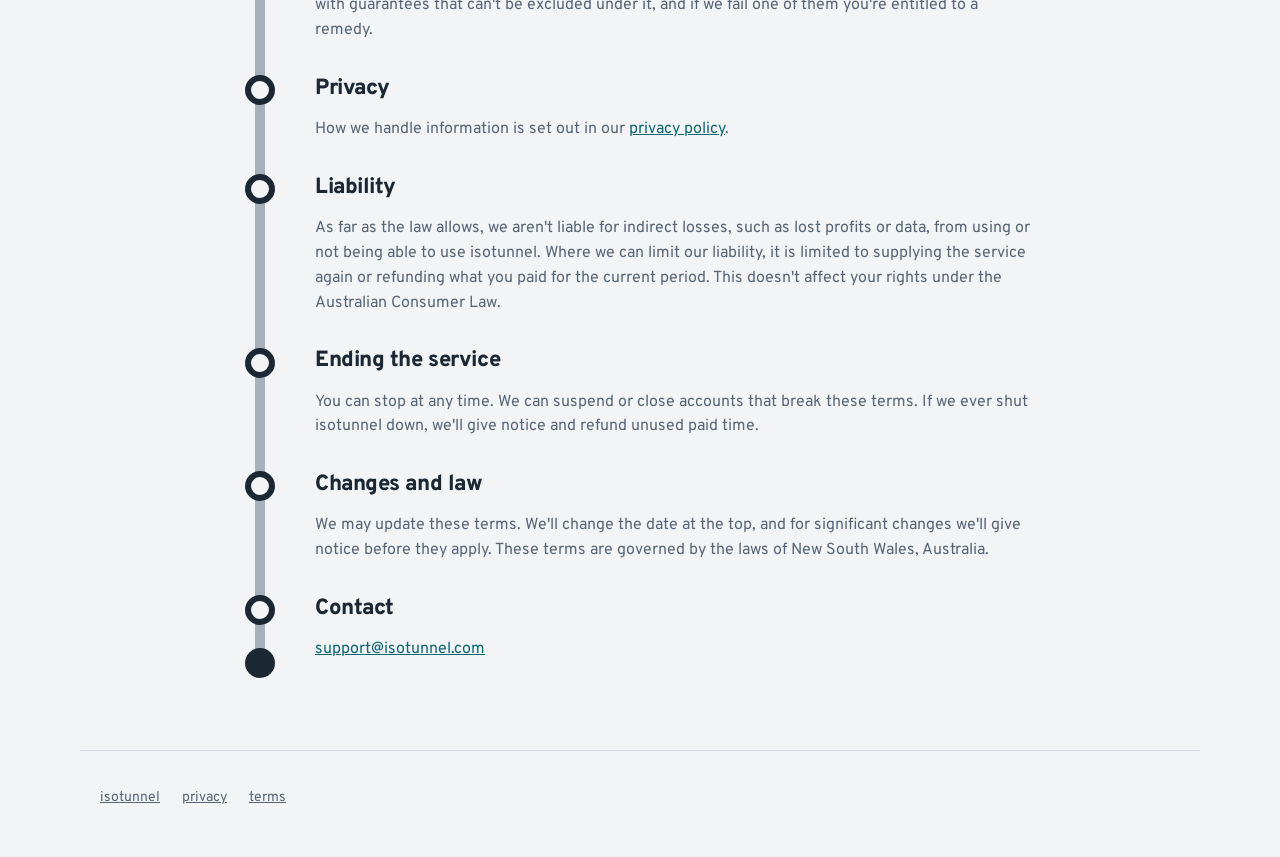
<file: terms.html>
<!doctype html>
<html lang="en-AU" data-links="plain">
<head>
<meta charset="utf-8">
<meta name="viewport" content="width=device-width, initial-scale=1">
<title>Terms · isotunnel</title>
<meta name="description" content="The terms for using isotunnel.">
<link rel="preload" href="fonts/merriweather-sans-latin-400-normal.woff2" as="font" type="font/woff2" crossorigin>
<link rel="icon" href="favicon.svg" type="image/svg+xml">
<link rel="stylesheet" href="styles.css">
<script>
  try {
    var t = localStorage.getItem("isotunnel-site-theme");
    if (t === "light" || t === "dark") document.documentElement.setAttribute("data-theme", t);
  } catch (e) {}
</script>
</head>
<body>
<header class="top"><div class="wrap top-inner"><a class="brand" href="./">isotunnel</a></div></header>

<main class="wrap doc">
  <h1>Terms of service</h1>
  <p class="dim">Last updated 17 October 2026</p>

  <p>These terms are between you and the people who run isotunnel ("we"). By buying or using isotunnel you agree to them. They're written to be read, so please do.</p>

  <h2>The service</h2>
  <p>isotunnel is a VPN: an app plus servers that carry your internet traffic so the network you're on sees an encrypted connection instead of your activity. We work to keep it fast and available, but we can't promise it will always be reachable, work on every network, or work in every country. Networks and governments change what they block.</p>

  <h2>Who can use it</h2>
  <p>You need to be 18 or older, or have a parent or guardian's permission to use isotunnel and pay for it.</p>

  <h2>Your account and access key</h2>
  <p>Your access key is your account. Anyone who has it can use your plan, so keep it private. One plan is for one person. If a key is being shared widely, we may reset it.</p>

  <h2>Acceptable use</h2>
  <p>Don't use isotunnel to:</p>
  <ul>
    <li>break the law where you are, or where we are (Australia);</li>
    <li>attack, scan or break into other systems, or send spam;</li>
    <li>share material that exploits children, or any content that's illegal to share;</li>
    <li>infringe copyright, including through torrenting copyrighted material;</li>
    <li>resell the service or overload it on purpose.</li>
  </ul>
  <p>Our hosting providers hold us to similar rules. If an account is used this way, we may suspend or close it, without a refund where the law allows.</p>
  <p>You're responsible for following the laws and rules that apply to you, including the rules of any network you connect through, such as at work or school.</p>

  <h2>Paying</h2>
  <ul>
    <li><b>Crypto:</b> each payment buys one month. Nothing renews by itself; pay again to add another month.</li>
    <li><b>Card:</b> a monthly subscription that renews automatically until you cancel. Cancel any time from "Renew or manage" on the home page. You keep access until the end of the month you've paid for.</li>
  </ul>
  <p>Each month comes with the data allowance shown next to the price. If you use it all, the VPN pauses until the allowance refills the next month, or until you pay for another month, which starts a fresh allowance straight away.</p>
  <p>Prices are shown before you pay. If a price changes, it applies from your next payment, and card subscribers get notice first.</p>

  <h2>Refunds</h2>
  <p>If isotunnel doesn't work for you, email <a href="mailto:support@isotunnel.com">support@isotunnel.com</a> within 24 hours of paying, with your access key. We'll check with you that it can't connect, and if it can't, we'll refund that payment in full. Outside that, payments aren't refunded. Crypto refunds are sent in the currency you paid in, to an address you give us.</p>
  <p>Nothing in these terms limits your rights under the Australian Consumer Law. Our services come with guarantees that can't be excluded under it, and if we fail one of them you're entitled to a remedy.</p>

  <h2>Privacy</h2>
  <p>How we handle information is set out in our <a href="privacy.html">privacy policy</a>.</p>

  <h2>Liability</h2>
  <p>As far as the law allows, we aren't liable for indirect losses, such as lost profits or data, from using or not being able to use isotunnel. Where we can limit our liability, it is limited to supplying the service again or refunding what you paid for the current period. This doesn't affect your rights under the Australian Consumer Law.</p>

  <h2>Ending the service</h2>
  <p>You can stop at any time. We can suspend or close accounts that break these terms. If we ever shut isotunnel down, we'll give notice and refund unused paid time.</p>

  <h2>Changes and law</h2>
  <p>We may update these terms. We'll change the date at the top, and for significant changes we'll give notice before they apply. These terms are governed by the laws of New South Wales, Australia.</p>

  <h2>Contact</h2>
  <p><a href="mailto:support@isotunnel.com">support@isotunnel.com</a></p>
</main>

<footer class="wrap bottom">
  <a href="./">isotunnel</a>
  <a href="privacy.html">privacy</a>
  <a href="terms.html">terms</a>
</footer>
</body>
</html>
</file>
<file: styles.css>
/* isotunnel website: "the route". The page is one line, the same line the app draws: every section is a stop on
   it. The line itself is neutral: in the app a colour means a way in, and only the ways in are coloured here.
   - Same system as the app (src/styles.css): Overpass, the line colours, stations with a ring, a filled end.
   - Plain section names (the stops), real copy, no gradients, no stock icons.
   - Dark by default where the system is dark; the visitor can switch (the moon/sun button).
   Shared with order.html, mac.html, privacy.html and terms.html: .top .wrap .brand .doc .bottom .btn .note .dim .key
   .keybox .input .form-error .note-box .facts. */

@font-face { font-family: Overpass; font-weight: 400; font-display: swap; src: url(fonts/overpass-latin-400-normal.woff2) format("woff2"); unicode-range: U+0000-00FF, U+0131, U+0152-0153, U+02BB-02BC, U+02C6, U+02DA, U+02DC, U+0304, U+0308, U+0329, U+2000-206F, U+20AC, U+2122, U+2191, U+2193, U+2212, U+2215, U+FEFF, U+FFFD; }
@font-face { font-family: Overpass; font-weight: 600; font-display: swap; src: url(fonts/overpass-latin-600-normal.woff2) format("woff2"); unicode-range: U+0000-00FF, U+0131, U+0152-0153, U+02BB-02BC, U+02C6, U+02DA, U+02DC, U+0304, U+0308, U+0329, U+2000-206F, U+20AC, U+2122, U+2191, U+2193, U+2212, U+2215, U+FEFF, U+FFFD; }
@font-face { font-family: Overpass; font-weight: 800; font-display: swap; src: url(fonts/overpass-latin-800-normal.woff2) format("woff2"); unicode-range: U+0000-00FF, U+0131, U+0152-0153, U+02BB-02BC, U+02C6, U+02DA, U+02DC, U+0304, U+0308, U+0329, U+2000-206F, U+20AC, U+2122, U+2191, U+2193, U+2212, U+2215, U+FEFF, U+FFFD; }
@font-face { font-family: Overpass; font-weight: 400; font-display: swap; src: url(fonts/overpass-cyrillic-400-normal.woff2) format("woff2"); unicode-range: U+0301, U+0400-045F, U+0490-0491, U+04B0-04B1, U+2116; }
@font-face { font-family: Overpass; font-weight: 600; font-display: swap; src: url(fonts/overpass-cyrillic-600-normal.woff2) format("woff2"); unicode-range: U+0301, U+0400-045F, U+0490-0491, U+04B0-04B1, U+2116; }
@font-face { font-family: Overpass; font-weight: 800; font-display: swap; src: url(fonts/overpass-cyrillic-800-normal.woff2) format("woff2"); unicode-range: U+0301, U+0400-045F, U+0490-0491, U+04B0-04B1, U+2116; }

:root {
  --bg: #F2F4F6; --surface: #FFFFFF; --rule: #D5DBE1; --text: #1B2733; --dim: #586575; --station: #F2F4F6;
  --link: #0B6672; --bad: #B42318;
  --line-443: #0F7C8C; --line-8443: #D9A21B; --line-cdn: #E8731A; --line-hy: #C2255C; --line-auto: #6A4FD0;
  --on-line: #FFFFFF; --dash: #A7B1BC;
  --border: var(--rule); --radius: 12px;
  --font: Overpass, "Segoe UI", system-ui, sans-serif;
  --wrap: 1120px;
  --gutter: max(20px, env(safe-area-inset-left, 0px));
  --rail-w: 30px; --rail: 10px; --ring: 6px; --cap-h: 54px; --mark-top: 6px;
  --ease: cubic-bezier(0.2, 0.8, 0.2, 1);
  color-scheme: light;
}
@media (prefers-color-scheme: dark) {
  :root:not([data-theme="light"]) {
    --bg: #151B21; --surface: #1E262F; --rule: #36424F; --text: #E8ECF0; --dim: #9AA6B2; --station: #151B21;
    --link: #3FBFCE; --bad: #FF8A7A;
    --line-443: #1FA0B0; --line-8443: #E0B23A; --line-cdn: #F08A3C; --line-hy: #F06595; --line-auto: #9C86F2;
    --on-line: #0E1418; --dash: #55636F;
    color-scheme: dark;
  }
}
:root[data-theme="dark"] {
  --bg: #151B21; --surface: #1E262F; --rule: #36424F; --text: #E8ECF0; --dim: #9AA6B2; --station: #151B21;
  --link: #3FBFCE; --bad: #FF8A7A;
  --line-443: #1FA0B0; --line-8443: #E0B23A; --line-cdn: #F08A3C; --line-hy: #F06595; --line-auto: #9C86F2;
  --on-line: #0E1418; --dash: #55636F;
  color-scheme: dark;
}

* { box-sizing: border-box; }
html { -webkit-text-size-adjust: 100%; }
body {
  margin: 0; background: var(--bg); color: var(--text);
  font: 400 16px/1.55 var(--font); font-variant-numeric: tabular-nums; -webkit-font-smoothing: antialiased;
}
a { color: var(--link); }
a:hover { color: var(--text); }
:focus-visible { outline: 2px solid var(--line-443); outline-offset: 3px; border-radius: 4px; }
img { max-width: 100%; height: auto; }
[hidden] { display: none !important; }
.dim { color: var(--dim); }
.note { margin: 0; font-size: 14px; color: var(--dim); }

.wrap { max-width: var(--wrap); margin: 0 auto; padding-left: var(--gutter); padding-right: max(20px, env(safe-area-inset-right, 0px)); }

/* ── the header: the app's title-bar mark, the stops, the theme switch ── */
.top-inner { display: flex; flex-wrap: wrap; align-items: center; gap: 12px 26px; padding-block: 22px; }
.brand { display: inline-flex; align-items: center; color: var(--text); text-decoration: none; font-weight: 800; font-size: 17px; }
.brand::before {
  /* ring, rail, filled stop: the mark from the app's title bar */
  content: ""; width: 34px; height: 13px; margin-right: 9px; flex: none;
  background:
    radial-gradient(circle at 6.5px 6.5px, transparent 3px, var(--text) 3.5px, var(--text) 6.5px, transparent 7px),
    linear-gradient(var(--line-443), var(--line-443)) 12px 4.5px / 11px 4px no-repeat,
    radial-gradient(circle at 28px 6.5px, var(--line-443) 5px, transparent 5.5px);
}
.top nav { margin-left: auto; display: flex; flex-wrap: wrap; align-items: center; gap: 4px 22px; font-size: 14px; font-weight: 600; }
.top nav a { color: var(--dim); text-decoration: none; }
.top nav a:hover { color: var(--text); }
.theme {
  width: 36px; height: 36px; padding: 0; border-radius: 50%; border: 1px solid var(--rule); background: none; color: var(--dim);
  display: inline-grid; place-items: center; cursor: pointer;
}
.theme:hover { color: var(--text); }

/* ── the route: each section is a stop, its rail runs down to the next ── */
.route { padding-top: 12px; padding-bottom: 72px; }
.stop { display: grid; grid-template-columns: var(--rail-w) minmax(0, 1fr); column-gap: clamp(18px, 4vw, 48px); }
.rail { display: flex; flex-direction: column; align-items: center; }
.mark { flex: none; width: var(--rail-w); height: var(--rail-w); border-radius: 50%; border: var(--ring) solid var(--text); background: var(--station); margin-top: var(--mark-top); position: relative; z-index: 1; }
.mark.capsule { height: var(--cap-h); border-radius: calc(var(--rail-w) / 2); }
.mark.end { border: 0; background: var(--text); }
/* The rail runs from the middle of its station to the middle of the next one, under both rings, so the
   colours meet inside a station (as in the app) instead of stopping short of it. The next stretch is later
   in the page, so it paints over this one's tail. */
.seg {
  flex: 1; width: var(--rail); border-radius: calc(var(--rail) / 2); background: var(--dash);
  position: relative; z-index: 0;
  margin-top: calc(var(--rail-w) / -2);
  margin-bottom: calc(-1 * var(--mark-top) - var(--cap-h) / 2);
  transform-origin: top;
}
.rail:has(.capsule) .seg { margin-top: calc(var(--cap-h) / -2); }
.stop:has(+ .end-stop) .seg { margin-bottom: calc(var(--rail-w) / -2); }
.stop:first-child .mark { margin-top: 18px; }
.c-443 { --c: var(--line-443); } .c-cdn { --c: var(--line-cdn); } .c-hy { --c: var(--line-hy); } .c-auto { --c: var(--line-auto); } .c-8443 { --c: var(--line-8443); }
.body { padding-bottom: 96px; min-width: 0; display: flex; flex-direction: column; gap: 24px; }
.station { font-size: 14px; font-weight: 800; color: var(--dim); }

h1, h2, h3 { margin: 0; font-weight: 800; letter-spacing: -0.02em; text-wrap: balance; }
h1 { font-size: clamp(40px, 6.4vw, 84px); line-height: 1.0; letter-spacing: -0.03em; max-width: 13em; }
h2 { font-size: clamp(28px, 3.4vw, 40px); line-height: 1.1; max-width: 18em; }
h3 { font-size: 22px; line-height: 1.2; }
.body p { margin: 0; max-width: 40em; }
.hero { display: grid; grid-template-columns: minmax(0, 1fr); gap: 40px; }
.hero-text { min-width: 0; display: flex; flex-direction: column; gap: 24px; }
.app-shot { margin: 0; width: min(100%, 300px); }
.app-shot img { display: block; width: 100%; height: auto; border-radius: 12px; box-shadow: 0 0 0 1px var(--rule); }
.shot-dark { display: none !important; }
@media (prefers-color-scheme: dark) {
  :root:not([data-theme="light"]) .shot-light { display: none !important; }
  :root:not([data-theme="light"]) .shot-dark { display: block !important; }
}
:root[data-theme="dark"] .shot-light { display: none !important; }
:root[data-theme="dark"] .shot-dark { display: block !important; }
@media (min-width: 960px) {
  .hero { grid-template-columns: minmax(0, 1fr) 300px; gap: 56px; align-items: start; }
  .app-shot { margin-top: 28px; }
}
.lede { font-size: 19px; color: var(--dim); max-width: 36em; }

/* ── buttons: the app's, round-ended ── */
.btn {
  display: inline-flex; align-items: center; justify-content: center; min-height: 48px; padding: 13px 22px 11px;
  border-radius: 999px; border: 2px solid var(--text); background: var(--text); color: var(--bg);
  font: 800 16px/1 var(--font); text-decoration: none; cursor: pointer;
  transition: transform 140ms var(--ease), opacity 140ms var(--ease);
}
.btn:hover { color: var(--bg); opacity: 0.9; }
.btn:active:not(:disabled) { transform: scale(0.97); }
.btn.go { background: var(--line-443); border-color: var(--line-443); color: var(--on-line); }
.btn.go:hover { color: var(--on-line); }
.btn.quiet { background: none; color: var(--text); border-color: var(--rule); }
.btn.quiet:hover { color: var(--text); border-color: var(--dim); }
.btn:disabled, .btn[aria-disabled="true"] { opacity: 0.5; cursor: default; }
.row-btns { display: flex; flex-wrap: wrap; gap: 10px; align-items: center; }

/* ── ways in: the app's way-in sheet, a swatch of each line beside its name ── */
.ways { display: grid; grid-template-columns: repeat(auto-fill, minmax(min(320px, 100%), 1fr)); column-gap: 48px; margin: 0; padding: 0; list-style: none; border-top: 1px solid var(--rule); }
.way { display: grid; grid-template-columns: 8px minmax(0, 1fr); grid-template-rows: auto auto; column-gap: 16px; padding: 14px 0; border-bottom: 1px solid var(--rule); }
.way .sw { grid-row: span 2; }
.way strong { font-weight: 800; font-size: 17px; }
.way span:not(.sw) { font-size: 14px; color: var(--dim); }
.sw { width: 8px; height: 40px; border-radius: 4px; background: var(--c); align-self: center; }
.sw.cased { box-shadow: 0 0 0 2px var(--text); }
.sw.two { background: none; display: flex; gap: 2px; width: 8px; }
.sw.two::before, .sw.two::after { content: ""; flex: 1; border-radius: 2px; }
.sw.two::before { background: var(--line-443); } .sw.two::after { background: var(--line-hy); }
.sw.chain { background: var(--line-hy); box-shadow: inset 0 20px 0 var(--line-443); }

/* ── what the network sees ── */
.sees { display: flex; flex-wrap: wrap; gap: 32px 48px; }
.sees > div { flex: 1 1 320px; min-width: 0; display: flex; flex-direction: column; gap: 8px; }
.sees h3 { font-size: 15px; letter-spacing: 0; color: var(--dim); }
.sees p { font-size: 19px; line-height: 1.5; }

/* ── get isotunnel: the plan, the downloads, renewing ── */
.get { display: flex; flex-wrap: wrap; gap: 24px; align-items: flex-start; }
.plan { flex: 1 1 340px; min-width: 0; background: var(--surface); border-radius: 18px; padding: 28px; display: flex; flex-direction: column; gap: 14px; }
.price { font-size: 24px; font-weight: 800; letter-spacing: -0.01em; line-height: 1.25; }
.download { flex: 1 1 340px; min-width: 0; display: flex; flex-direction: column; gap: 14px; padding-top: 4px; }
.download .row-btns { gap: 8px; }
.download .btn { padding-inline: 18px; }
/* Test first, then buy: numbered stations, and Pay stays dim until the buyer says the test got through. */
.step { display: flex; align-items: center; gap: 10px; font-weight: 700; font-size: 15px; }
.step b { display: inline-grid; place-items: center; width: 26px; height: 26px; border-radius: 50%; border: 3px solid var(--line-443); font-size: 13px; line-height: 1; padding-top: 0.2em; /* Overpass digits sit ~1.3px high */ }
.step .free { font-weight: 600; color: var(--dim); }
.tick { display: flex; gap: 10px; align-items: flex-start; font-size: 15px; cursor: pointer; }
.tick input { width: 18px; height: 18px; margin: 2px 0 0; flex: none; accent-color: var(--line-443); }
.plan:not(.tested) #buy-card, .plan:not(.tested) #buy { opacity: 0.45; }
.form-error { margin: 0; color: var(--bad); font-weight: 600; }
.renew { flex-basis: 100%; }
.renew summary { cursor: pointer; font-weight: 600; color: var(--link); width: fit-content; }
.renew-form { display: flex; flex-direction: column; gap: 10px; margin-top: 14px; max-width: 520px; }
.input {
  width: 100%; min-height: 48px; padding: 12px 14px; border-radius: 14px; border: 1px solid var(--rule);
  background: var(--surface); color: var(--text); font: 400 16px var(--font);
}

/* ── questions and details ── */
/* Questions flow down balanced columns, so a long answer doesn't leave holes beside the short ones. */
.qa { columns: 3 280px; column-gap: 44px; }
.qa > div { break-inside: avoid; margin-bottom: 28px; }
.qa h3 { font-size: 18px; letter-spacing: 0; }
.qa p { margin-top: 6px; color: var(--dim); }
.facts-grid { display: grid; grid-template-columns: max-content minmax(0, 1fr); gap: 10px 28px; margin: 0; }
.facts-grid dt { font-weight: 800; }
.facts-grid dd { margin: 0; color: var(--dim); }

/* ── the changelog: the newest open, the rest on request ── */
.log { list-style: none; margin: 0; padding: 0; display: flex; flex-direction: column; gap: 22px; }
.log time { font-weight: 800; }
.log ul { margin: 6px 0 0; padding-left: 20px; color: var(--dim); }
.log ul li + li { margin-top: 4px; }
details.older summary { cursor: pointer; font-weight: 600; color: var(--link); width: fit-content; }
details.older .log { margin-top: 18px; }

/* ── the end of the line ── */
.end-stop .mark { margin-top: 0; }
.body.terminus { flex-direction: row; flex-wrap: wrap; align-items: center; gap: 8px 22px; padding-bottom: 0; min-height: var(--rail-w); font-size: 14px; }
.terminus strong { font-size: 22px; line-height: 1; }

/* ── other pages: order, Mac, privacy, terms ── */
.bottom { display: flex; flex-wrap: wrap; gap: 8px 22px; padding-block: 36px 48px; font-size: 14px; color: var(--dim); border-top: 1px solid var(--rule); }
.bottom a { color: var(--dim); }
.doc, .order { padding-block: 32px 72px; max-width: 760px; }
.doc, .order {
  --doc-gap: clamp(18px, 4vw, 40px);
  position: relative; max-width: calc(760px + var(--rail-w) + var(--doc-gap));
  padding-left: calc(var(--gutter) + var(--rail-w) + var(--doc-gap));
}
.doc::before, .order::before {
  content: ""; position: absolute; left: calc(var(--gutter) + (var(--rail-w) - var(--rail)) / 2); top: 56px; bottom: 87px;
  width: var(--rail); border-radius: calc(var(--rail) / 2); background: var(--dash);
}
.doc::after, .order::after { content: ""; position: absolute; left: var(--gutter); bottom: 72px; width: var(--rail-w); height: var(--rail-w); border-radius: 50%; background: var(--text); }
.doc h1::before, .doc h2::before, .order-title::before {
  content: ""; position: absolute; left: var(--gutter); width: var(--rail-w); height: var(--rail-w); box-sizing: border-box;
  border-radius: 50%; border: var(--ring) solid var(--text); background: var(--station); z-index: 1;
}
.doc h1::before, .order-title::before { margin-top: calc((1em - var(--rail-w)) / 2); }
.doc h2::before { margin-top: calc((1.2em - var(--rail-w)) / 2); }
.doc h1, .order-title { font-size: clamp(32px, 5vw, 48px); margin-bottom: 18px; }
.doc h2 { font-size: 22px; margin: 34px 0 10px; }
.doc p, .doc li { color: var(--dim); }
.doc p strong, .doc li strong { color: var(--text); }
.note-box { padding: 16px 18px; background: var(--surface); border-radius: var(--radius); color: var(--dim); font-size: 15px; }
.facts { display: grid; gap: 10px; }
.order #view { display: flex; flex-direction: column; gap: 16px; align-items: flex-start; }
.order #view p { margin: 0; }
.keybox { display: flex; flex-wrap: wrap; gap: 10px; align-items: center; width: 100%; }
.key {
  flex: 1 1 300px; min-width: 0; padding: 14px 16px; background: var(--surface); border-radius: 14px;
  font: 600 14px/1.4 ui-monospace, Consolas, monospace; overflow-wrap: anywhere; user-select: all;
}

@media (max-width: 640px) {
  :root { --rail-w: 22px; --rail: 8px; --ring: 5px; --cap-h: 40px; }
  .body { padding-bottom: 72px; }
  .top-inner { flex-wrap: nowrap; }
  .top nav { margin-left: auto; flex-wrap: nowrap; gap: 16px; }
  .top nav a:not(.keep) { display: none; }
}
/* ── motion: the page glides to a stop, the station you arrive at pulses once, and each stretch of line
   draws down as you scroll to it (where the browser supports scroll-linked animation) ── */
@media (prefers-reduced-motion: no-preference) {
  html { scroll-behavior: smooth; }
  .stop:target .mark { animation: arrive 620ms var(--ease) 380ms; }
  @keyframes arrive { 40% { transform: scale(1.22); } }
  /* Drawn once, the first time a stretch comes into view, then left alone whichever way you scroll. The
     script marks only stretches still below the fold as .pending, so nothing on screen is ever half-drawn. */
  .seg { transition: transform 700ms var(--ease); }
  .seg.pending { transform: scaleY(0); }
}
.stop, .end-stop { scroll-margin-top: 16px; }
@media (prefers-reduced-motion: reduce) { .btn { transition: none; } }
</file>
